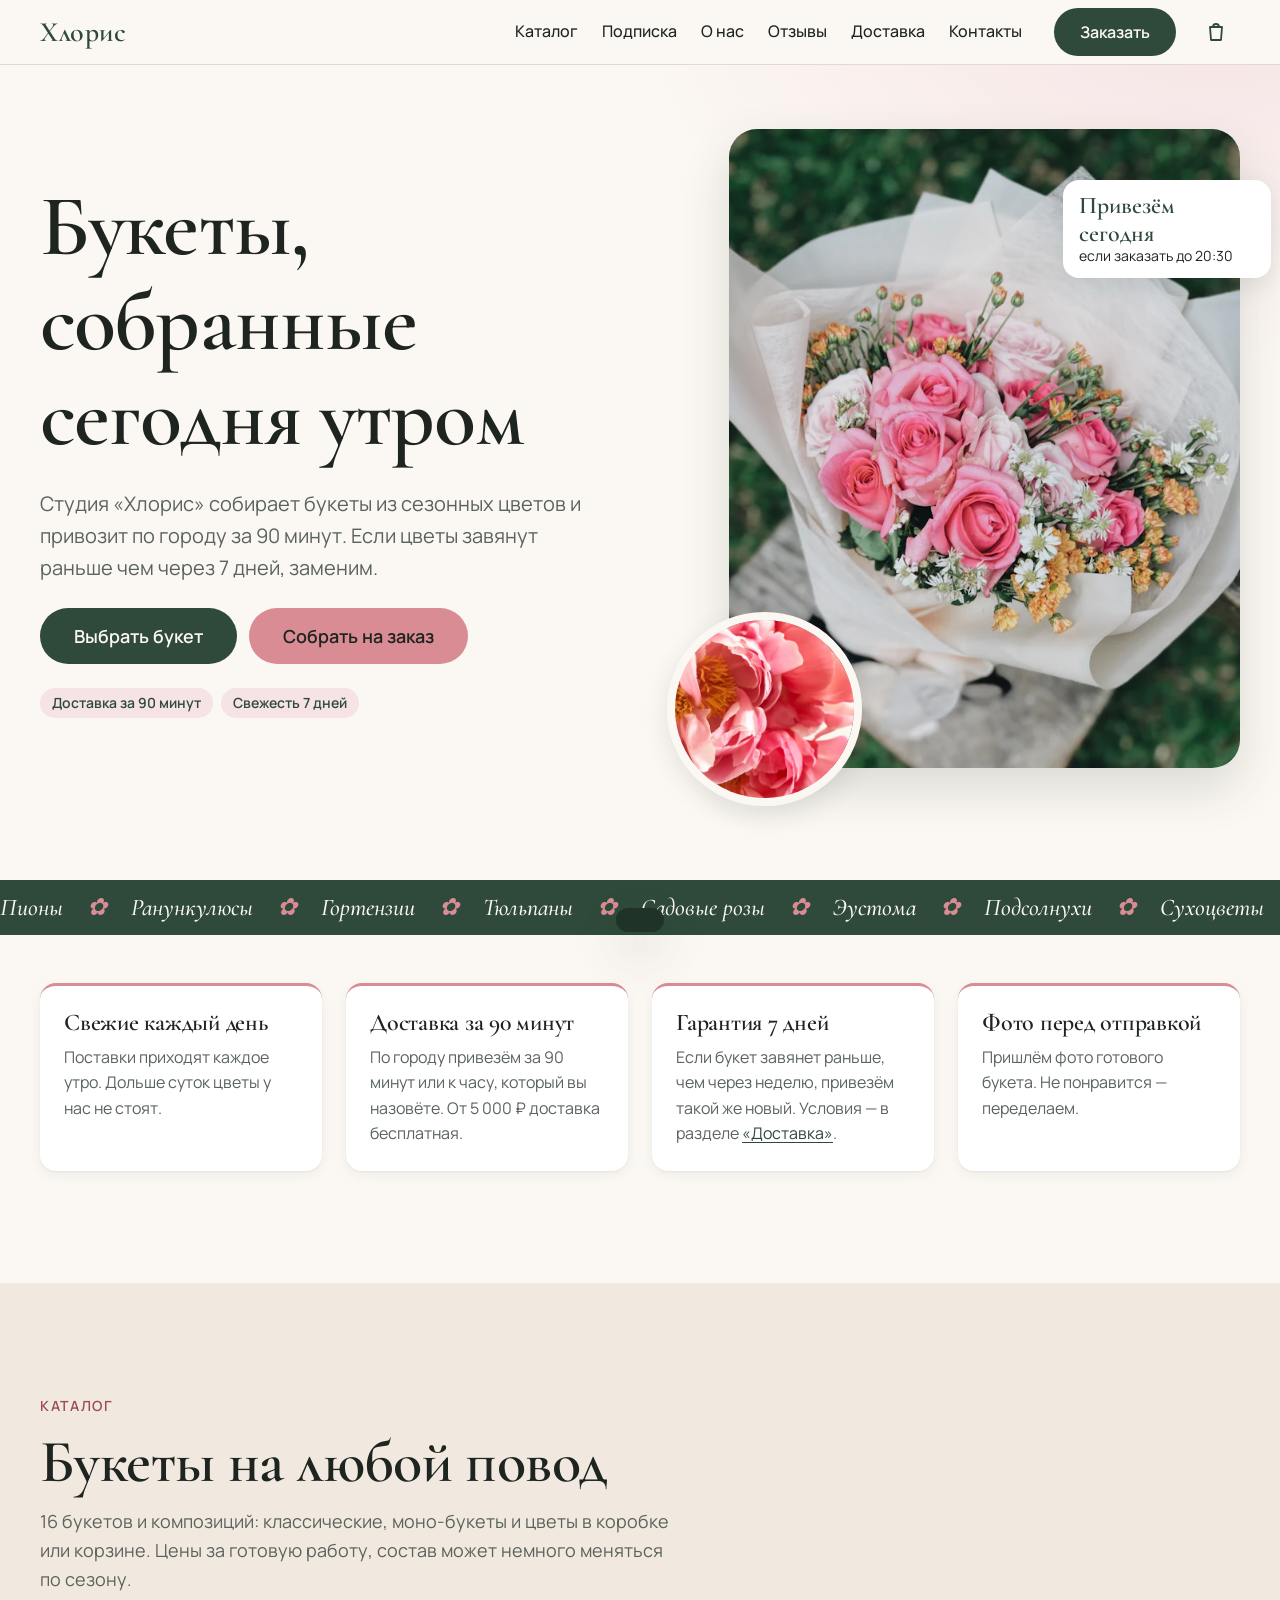
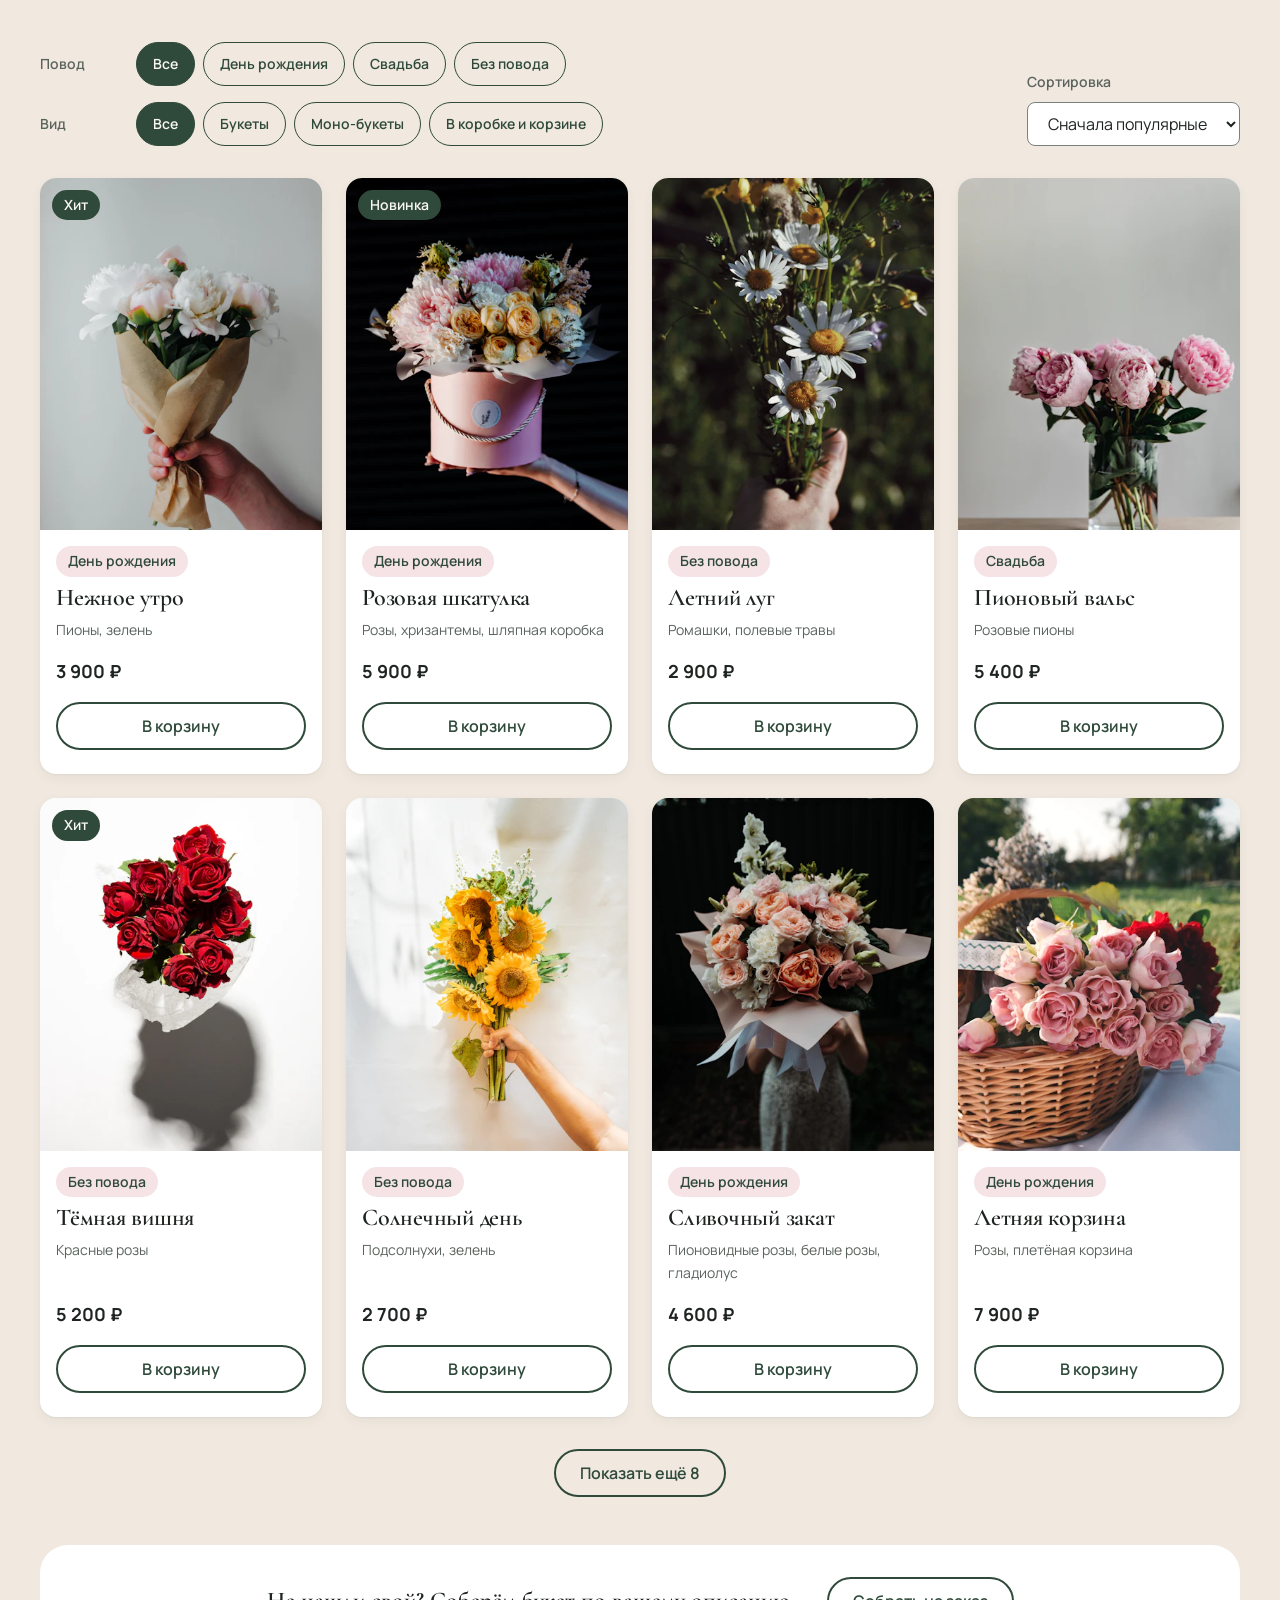
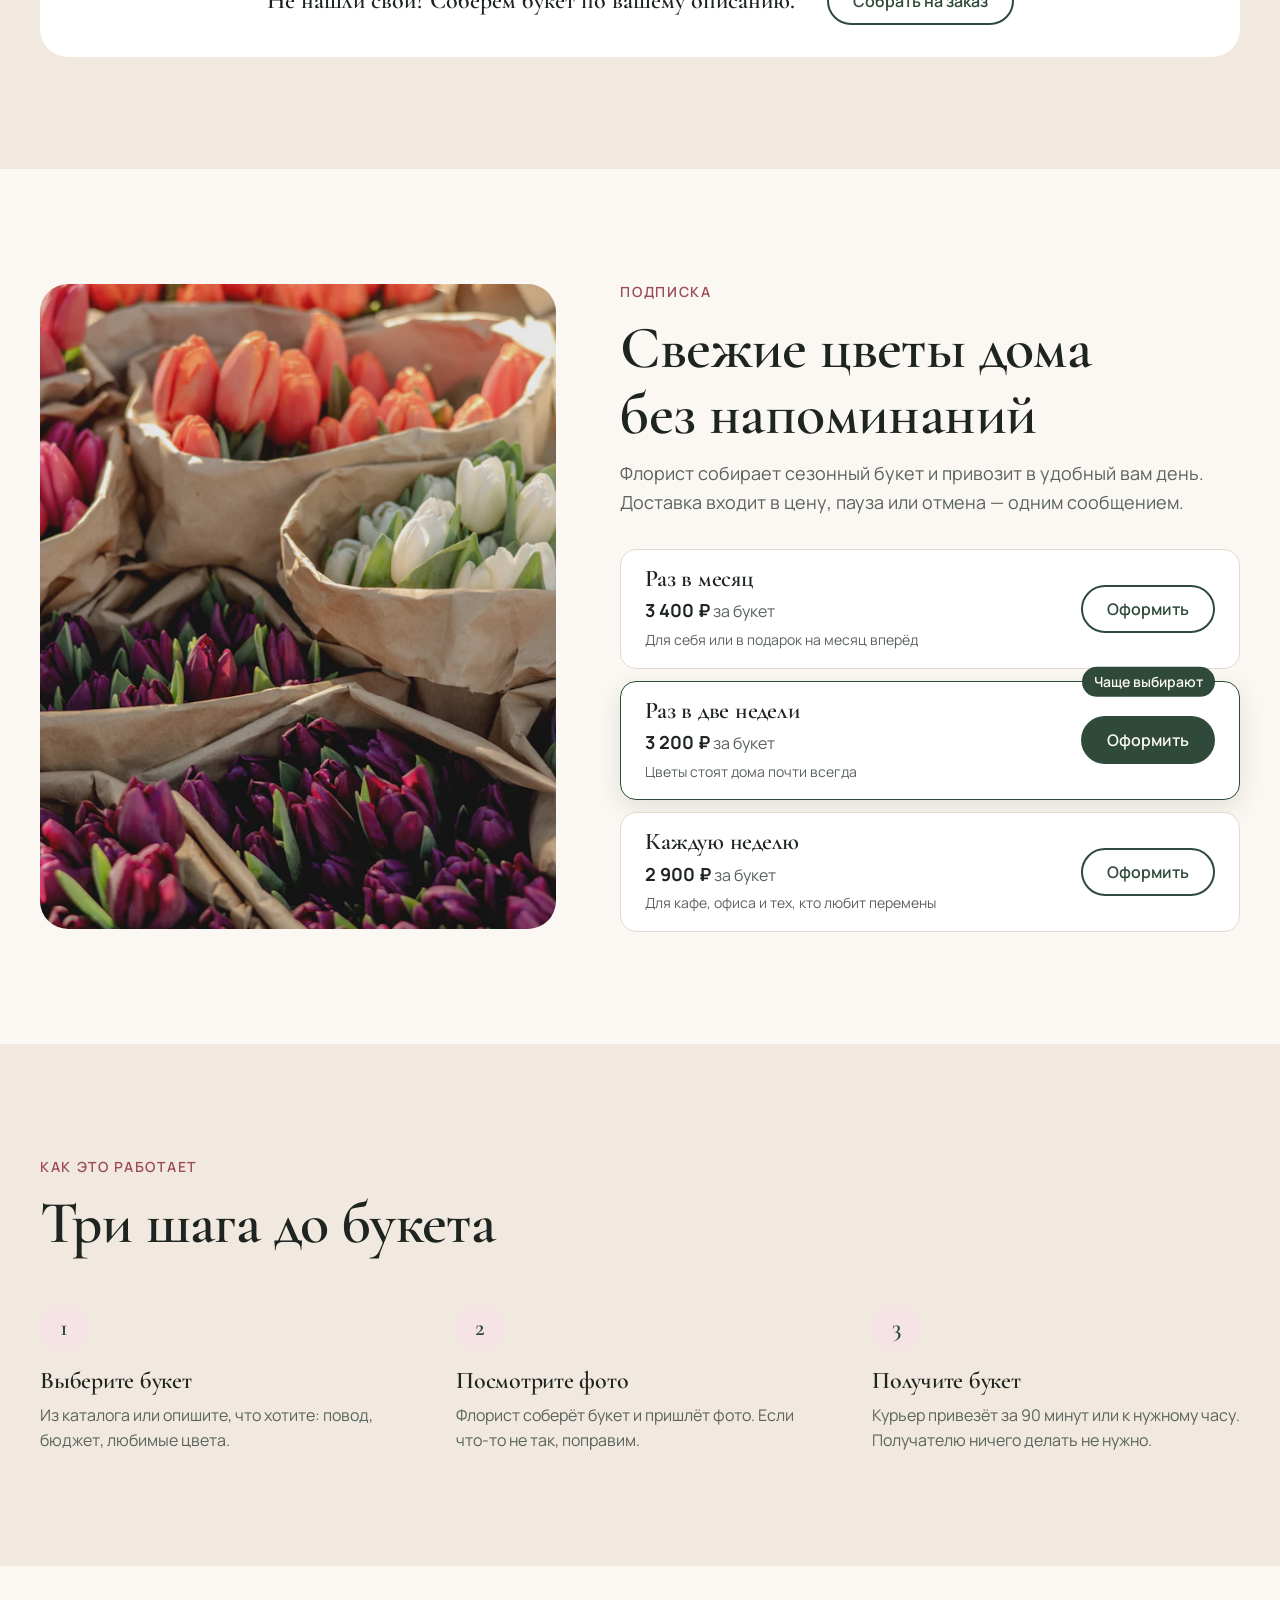
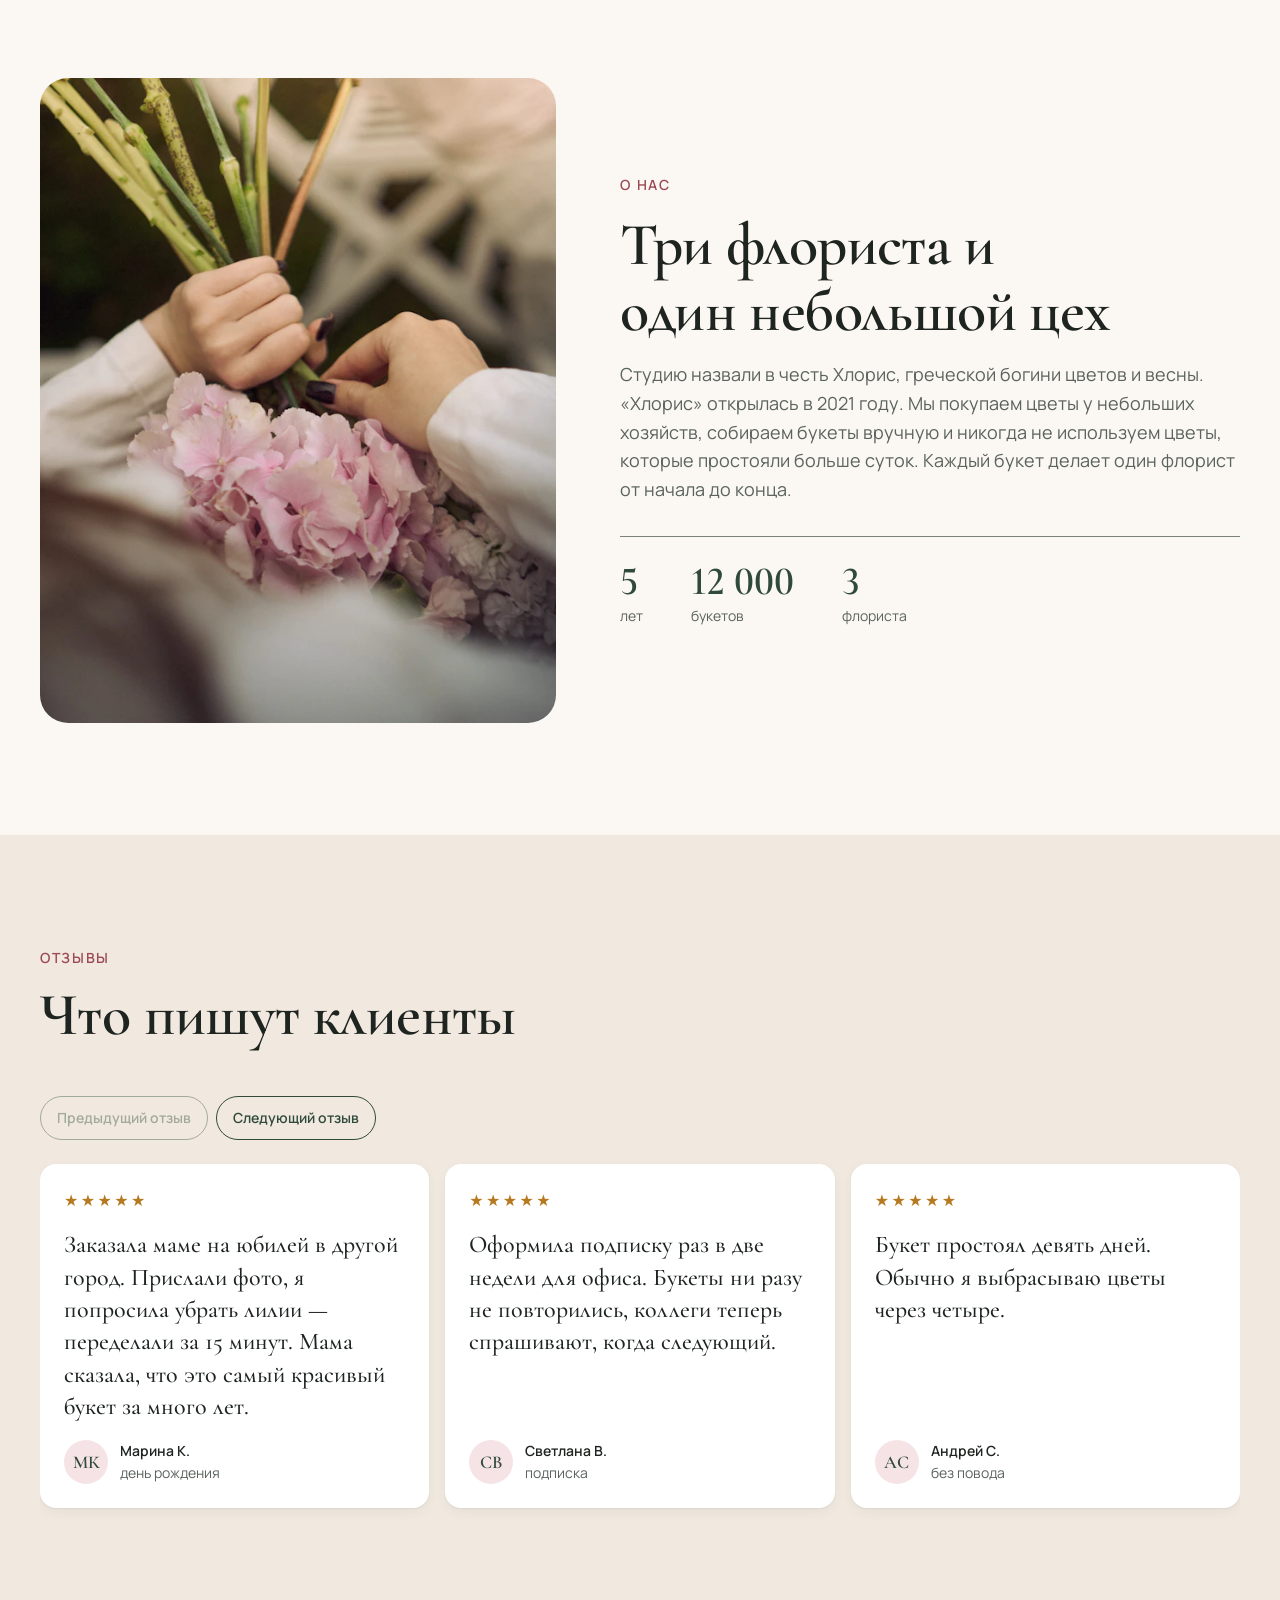
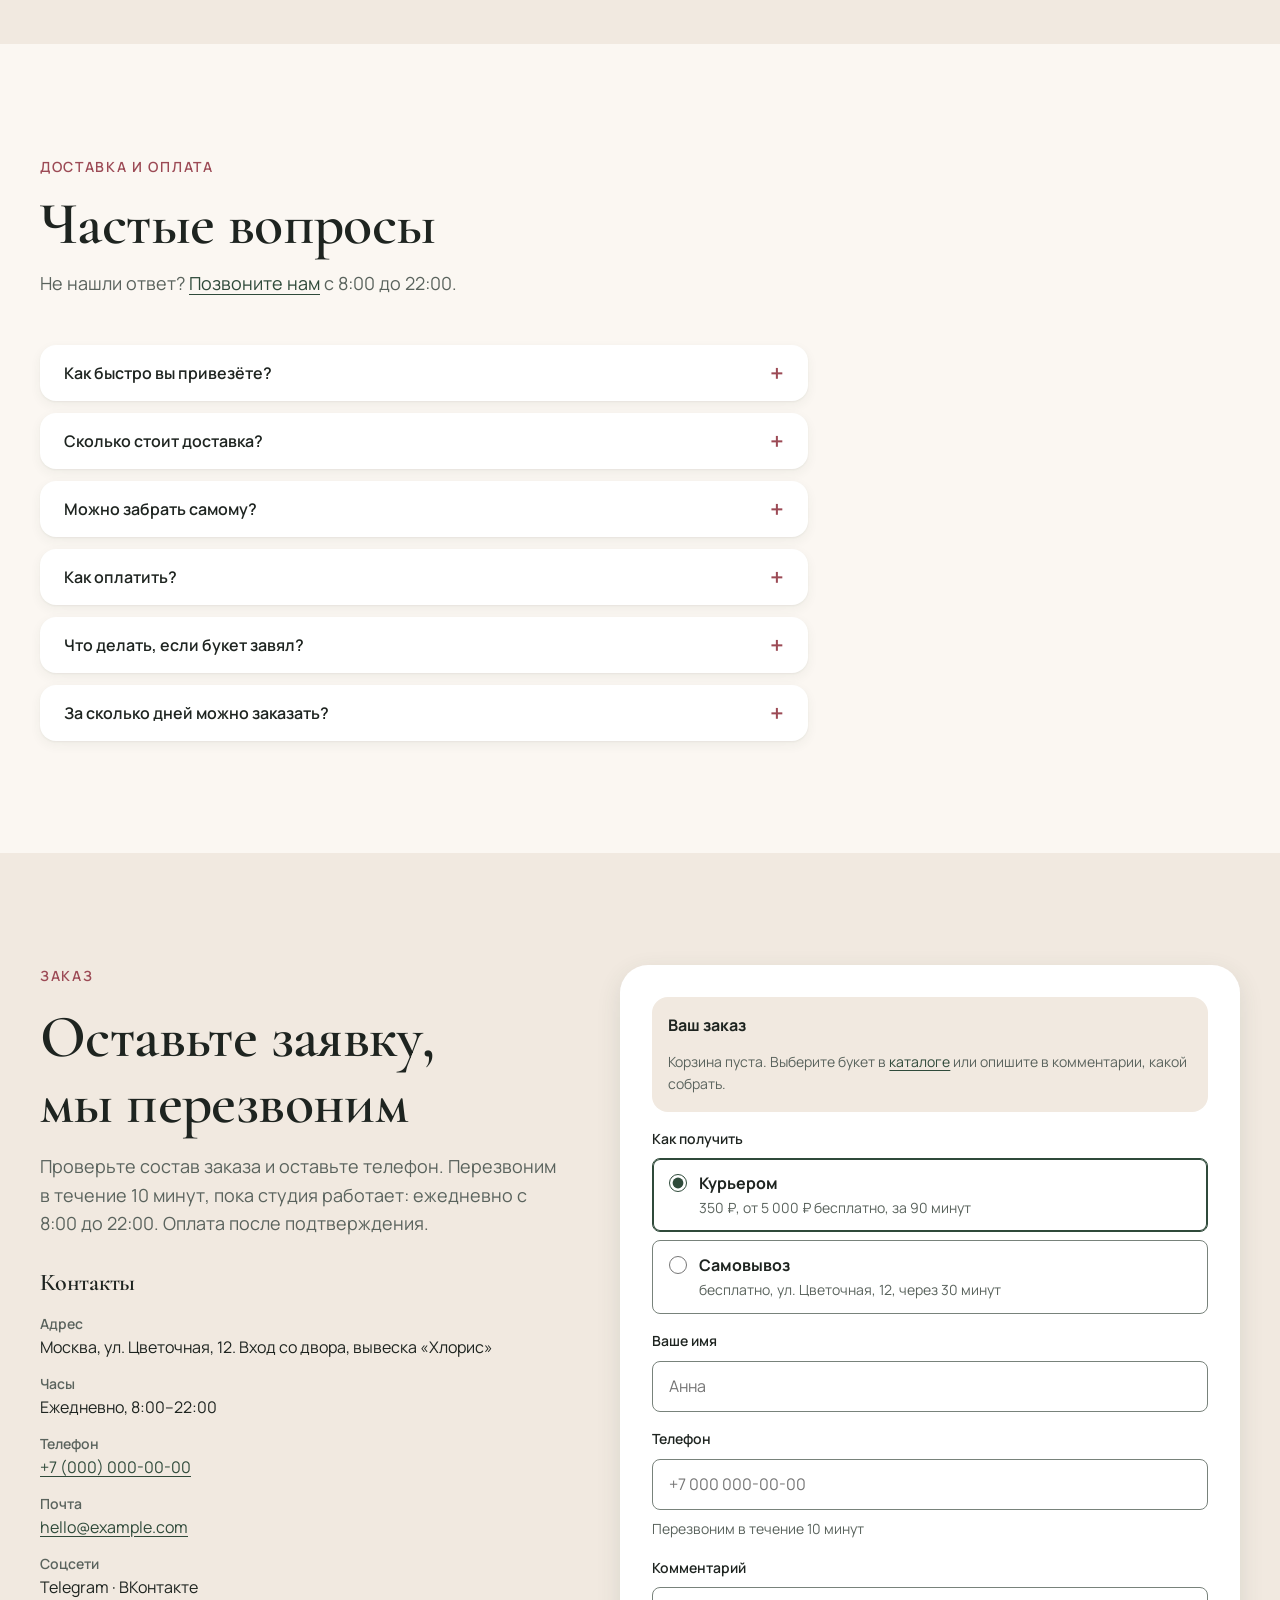
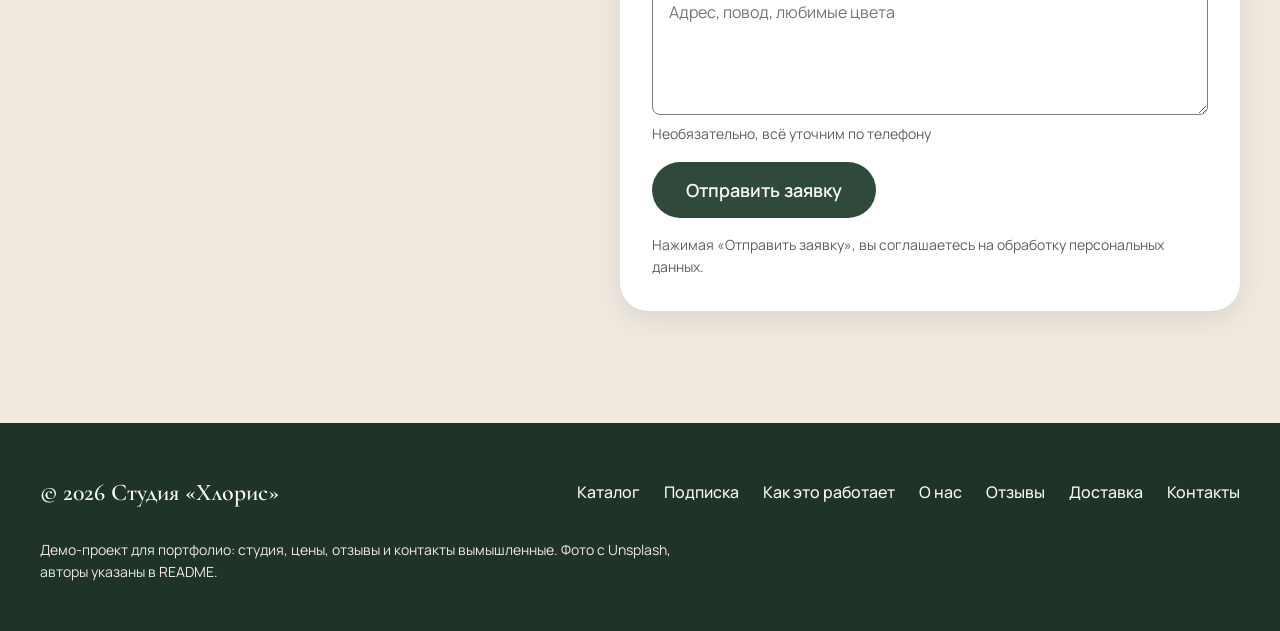
<file: index.html>
<!doctype html>
<html lang="ru">
<head>
  <meta charset="utf-8">
  <meta name="viewport" content="width=device-width, initial-scale=1">
  <title>Хлорис — свежие букеты с доставкой за 90 минут</title>
  <meta name="description" content="Студия цветов «Хлорис»: букеты из сезонных цветов, доставка по городу за 90 минут, гарантия свежести 7 дней. Выберите букет или соберём на заказ.">
  <meta name="theme-color" content="#FBF7F2">
  <meta property="og:type" content="website">
  <meta property="og:locale" content="ru_RU">
  <meta property="og:title" content="Хлорис — свежие букеты с доставкой за 90 минут">
  <meta property="og:description" content="Букеты из сезонных цветов, доставка за 90 минут, гарантия свежести 7 дней.">
  <meta property="og:url" content="https://grozeser.github.io/chloris-flower-landing/">
  <meta property="og:image" content="https://grozeser.github.io/chloris-flower-landing/img/og.jpg">
  <meta property="og:image:width" content="1200">
  <meta property="og:image:height" content="630">
  <meta property="og:image:alt" content="Букет из розовых роз в светлой упаковке">
  <meta name="twitter:card" content="summary_large_image">
  <link rel="icon" href="data:image/svg+xml,%3Csvg xmlns='http://www.w3.org/2000/svg' viewBox='0 0 100 100'%3E%3Ctext y='.9em' font-size='90'%3E%F0%9F%8C%B8%3C/text%3E%3C/svg%3E">
  <script>document.documentElement.classList.add('js')</script>
  <link rel="preload" href="fonts/cormorant-cyrillic.woff2" as="font" type="font/woff2" crossorigin>
  <link rel="preload" href="fonts/manrope-cyrillic.woff2" as="font" type="font/woff2" crossorigin>
  <link rel="stylesheet" href="css/style.css">
  <script type="application/ld+json">
  {
    "@context": "https://schema.org",
    "@type": "FlowerShop",
    "name": "Хлорис",
    "description": "Студия цветов: букеты из сезонных цветов, доставка по городу за 90 минут.",
    "address": {
      "@type": "PostalAddress",
      "streetAddress": "ул. Цветочная, 12",
      "addressLocality": "Москва",
      "addressCountry": "RU"
    },
    "telephone": "+7-000-000-00-00",
    "email": "hello@example.com",
    "openingHours": "Mo-Su 08:00-22:00",
    "priceRange": "2200–7900 ₽"
  }
  </script>
</head>
<body>
  <a class="skip-link" href="#main">К содержимому</a>

  <header class="site-header">
    <div class="container site-header__inner">
      <a class="logo" href="#top">Хлорис</a>
      <button class="nav-toggle js-only" type="button" aria-expanded="false" aria-controls="menu">
        <span class="sr-only">Открыть меню</span>
        <span class="nav-toggle__icon" aria-hidden="true"></span>
      </button>
      <nav class="nav" id="menu" aria-label="Основное меню">
        <ul class="nav__list">
          <li><a href="#catalog">Каталог</a></li>
          <li><a href="#subscription">Подписка</a></li>
          <li><a href="#about">О нас</a></li>
          <li><a href="#reviews">Отзывы</a></li>
          <li><a href="#delivery">Доставка</a></li>
          <li><a href="#contacts">Контакты</a></li>
        </ul>
        <a class="btn btn--primary nav__cta" href="#order">Заказать</a>
      </nav>
      <button class="cart-btn js-only" type="button" aria-haspopup="dialog" aria-controls="cart" aria-label="Корзина, пусто" data-open-cart>
        <svg viewBox="0 0 24 24" width="24" height="24" fill="none" stroke="currentColor" stroke-width="1.8" stroke-linecap="round" stroke-linejoin="round" aria-hidden="true"><path d="M6 7h12l-1 13H7L6 7Z"/><path d="M9 7a3 3 0 0 1 6 0"/></svg>
        <span class="cart-btn__count" data-cart-count hidden>0</span>
      </button>
    </div>
  </header>

  <main id="main">
    <section class="hero" id="top" aria-labelledby="hero-title">
      <div class="container hero__inner">
        <div class="hero__content">
          <h1 class="hero__title" id="hero-title">Букеты, собранные сегодня утром</h1>
          <p class="lead hero__lead">Студия «Хлорис» собирает букеты из сезонных цветов и привозит по городу за 90 минут. Если цветы завянут раньше чем через 7 дней, заменим.</p>
          <div class="hero__actions">
            <a class="btn btn--primary btn--lg" href="#catalog">Выбрать букет</a>
            <a class="btn btn--accent btn--lg" href="#order">Собрать на заказ</a>
          </div>
          <ul class="hero__badges">
            <li class="badge">Доставка за 90 минут</li>
            <li class="badge">Свежесть 7 дней</li>
          </ul>
        </div>
        <div class="hero__media">
          <picture>
            <!-- на телефоне фото квадратное: отдаём уже обрезанный файл, а не 4:5 -->
            <source media="(max-width: 767px)" srcset="img/hero-sq-480.webp 480w, img/hero-sq-720.webp 720w" sizes="calc(100vw - 32px)">
            <img class="hero__image" src="img/hero-1200.webp" srcset="img/hero-640.webp 640w, img/hero-800.webp 800w, img/hero-1200.webp 1200w" sizes="(min-width: 1024px) 540px, 100vw" width="1200" height="1500" fetchpriority="high" alt="Букет из розовых роз и мелких белых и оранжевых цветов в светлой упаковке">
          </picture>
          <img class="hero__inset" src="img/hero-inset-400.webp" srcset="img/hero-inset-200.webp 200w, img/hero-inset-400.webp 400w" sizes="(min-width: 1024px) 210px, 28vw" width="400" height="400" alt="">
          <p class="hero__note"><strong>Привезём сегодня</strong> если заказать до 20:30</p>
        </div>
      </div>
    </section>

    <div class="ticker" aria-hidden="true">
      <div class="ticker__track">
        <span>Пионы</span><span>Ранункулюсы</span><span>Гортензии</span><span>Тюльпаны</span><span>Садовые розы</span><span>Эустома</span><span>Подсолнухи</span><span>Сухоцветы</span>
        <span>Пионы</span><span>Ранункулюсы</span><span>Гортензии</span><span>Тюльпаны</span><span>Садовые розы</span><span>Эустома</span><span>Подсолнухи</span><span>Сухоцветы</span>
      </div>
    </div>

    <section class="section" id="benefits" aria-labelledby="benefits-title">
      <div class="container">
        <h2 class="sr-only" id="benefits-title">Преимущества</h2>
        <ul class="benefits">
          <li class="benefit">
            <h3 class="benefit__title">Свежие каждый день</h3>
            <p>Поставки приходят каждое утро. Дольше суток цветы у нас не стоят.</p>
          </li>
          <li class="benefit">
            <h3 class="benefit__title">Доставка за 90 минут</h3>
            <p>По городу привезём за 90 минут или к часу, который вы назовёте. От 5&nbsp;000&nbsp;₽ доставка бесплатная.</p>
          </li>
          <li class="benefit">
            <h3 class="benefit__title">Гарантия 7 дней</h3>
            <p>Если букет завянет раньше, чем через неделю, привезём такой же новый. Условия — в разделе <a href="#delivery">«Доставка»</a>.</p>
          </li>
          <li class="benefit">
            <h3 class="benefit__title">Фото перед отправкой</h3>
            <p>Пришлём фото готового букета. Не понравится — переделаем.</p>
          </li>
        </ul>
      </div>
    </section>

    <section class="section section--alt" id="catalog" aria-labelledby="catalog-title">
      <div class="container">
        <div class="section__head">
          <p class="eyebrow">Каталог</p>
          <h2 id="catalog-title">Букеты на любой повод</h2>
          <p class="lead">16 букетов и композиций: классические, моно-букеты и цветы в коробке или корзине. Цены за готовую работу, состав может немного меняться по сезону.</p>
        </div>

        <div class="catalog__tools js-only">
          <div class="filter" role="group" aria-labelledby="filter-occasion">
            <span class="filter__label" id="filter-occasion">Повод</span>
            <button class="filter__btn" type="button" data-group="occasion" data-value="all" aria-pressed="true">Все</button>
            <button class="filter__btn" type="button" data-group="occasion" data-value="birthday" aria-pressed="false">День рождения</button>
            <button class="filter__btn" type="button" data-group="occasion" data-value="wedding" aria-pressed="false">Свадьба</button>
            <button class="filter__btn" type="button" data-group="occasion" data-value="anytime" aria-pressed="false">Без повода</button>
          </div>
          <div class="filter" role="group" aria-labelledby="filter-type">
            <span class="filter__label" id="filter-type">Вид</span>
            <button class="filter__btn" type="button" data-group="type" data-value="all" aria-pressed="true">Все</button>
            <button class="filter__btn" type="button" data-group="type" data-value="bouquet" aria-pressed="false">Букеты</button>
            <button class="filter__btn" type="button" data-group="type" data-value="mono" aria-pressed="false">Моно-букеты</button>
            <button class="filter__btn" type="button" data-group="type" data-value="box" aria-pressed="false">В коробке и корзине</button>
          </div>
          <label class="sort">
            <span class="filter__label">Сортировка</span>
            <select class="field__input sort__select" data-sort>
              <option value="popular">Сначала популярные</option>
              <option value="asc">Сначала дешевле</option>
              <option value="desc">Сначала дороже</option>
            </select>
          </label>
        </div>

        <ul class="catalog">
          <li class="catalog__item" data-product="nezhnoe-utro" data-name="Нежное утро" data-price="3900" data-occasion="birthday" data-type="mono">
            <article class="card card--lift">
              <img class="card__media" src="img/bouquet-1-800.webp" srcset="img/bouquet-1-400.webp 400w, img/bouquet-1-800.webp 800w" sizes="(min-width: 1024px) 290px, (min-width: 768px) 33vw, 50vw" width="800" height="1000" loading="lazy" alt="Букет «Нежное утро»: белые пионы в крафтовой бумаге">
              <div class="card__body">
                <p class="card__badges"><span class="badge">День рождения</span> <span class="badge badge--solid">Хит</span></p>
                <h3 class="card__title">Нежное утро</h3>
                <p class="card__text">Пионы, зелень</p>
                <p class="card__price">3&nbsp;900&nbsp;₽</p>
                <button class="btn btn--secondary js-only" type="button" data-add aria-label="В корзину: «Нежное утро»">В корзину</button>
                <a class="btn btn--secondary nojs-only" href="#order">Заказать</a>
              </div>
            </article>
          </li>
          <li class="catalog__item" data-product="rozovaya-shkatulka" data-name="Розовая шкатулка" data-price="5900" data-occasion="birthday" data-type="box">
            <article class="card card--lift">
              <img class="card__media" src="img/bouquet-9-800.webp" srcset="img/bouquet-9-400.webp 400w, img/bouquet-9-800.webp 800w" sizes="(min-width: 1024px) 290px, (min-width: 768px) 33vw, 50vw" width="800" height="1000" loading="lazy" alt="Композиция «Розовая шкатулка»: кремовые и розовые розы в розовой шляпной коробке">
              <div class="card__body">
                <p class="card__badges"><span class="badge">День рождения</span> <span class="badge badge--solid">Новинка</span></p>
                <h3 class="card__title">Розовая шкатулка</h3>
                <p class="card__text">Розы, хризантемы, шляпная коробка</p>
                <p class="card__price">5&nbsp;900&nbsp;₽</p>
                <button class="btn btn--secondary js-only" type="button" data-add aria-label="В корзину: «Розовая шкатулка»">В корзину</button>
                <a class="btn btn--secondary nojs-only" href="#order">Заказать</a>
              </div>
            </article>
          </li>
          <li class="catalog__item" data-product="letniy-lug" data-name="Летний луг" data-price="2900" data-occasion="anytime" data-type="bouquet">
            <article class="card card--lift">
              <img class="card__media" src="img/bouquet-2-800.webp" srcset="img/bouquet-2-400.webp 400w, img/bouquet-2-800.webp 800w" sizes="(min-width: 1024px) 290px, (min-width: 768px) 33vw, 50vw" width="800" height="1000" loading="lazy" alt="Букет «Летний луг»: ромашки и полевые травы">
              <div class="card__body">
                <p class="card__badges"><span class="badge">Без повода</span></p>
                <h3 class="card__title">Летний луг</h3>
                <p class="card__text">Ромашки, полевые травы</p>
                <p class="card__price">2&nbsp;900&nbsp;₽</p>
                <button class="btn btn--secondary js-only" type="button" data-add aria-label="В корзину: «Летний луг»">В корзину</button>
                <a class="btn btn--secondary nojs-only" href="#order">Заказать</a>
              </div>
            </article>
          </li>
          <li class="catalog__item" data-product="pionovy-vals" data-name="Пионовый вальс" data-price="5400" data-occasion="wedding" data-type="mono">
            <article class="card card--lift">
              <img class="card__media" src="img/bouquet-13-800.webp" srcset="img/bouquet-13-400.webp 400w, img/bouquet-13-800.webp 800w" sizes="(min-width: 1024px) 290px, (min-width: 768px) 33vw, 50vw" width="800" height="1000" loading="lazy" alt="Букет «Пионовый вальс»: розовые пионы в стеклянной вазе">
              <div class="card__body">
                <p class="card__badges"><span class="badge">Свадьба</span></p>
                <h3 class="card__title">Пионовый вальс</h3>
                <p class="card__text">Розовые пионы</p>
                <p class="card__price">5&nbsp;400&nbsp;₽</p>
                <button class="btn btn--secondary js-only" type="button" data-add aria-label="В корзину: «Пионовый вальс»">В корзину</button>
                <a class="btn btn--secondary nojs-only" href="#order">Заказать</a>
              </div>
            </article>
          </li>
          <li class="catalog__item" data-product="temnaya-vishnya" data-name="Тёмная вишня" data-price="5200" data-occasion="anytime" data-type="mono">
            <article class="card card--lift">
              <img class="card__media" src="img/bouquet-5-800.webp" srcset="img/bouquet-5-400.webp 400w, img/bouquet-5-800.webp 800w" sizes="(min-width: 1024px) 290px, (min-width: 768px) 33vw, 50vw" width="800" height="1000" loading="lazy" alt="Букет «Тёмная вишня»: тёмно-красные розы в прозрачной упаковке">
              <div class="card__body">
                <p class="card__badges"><span class="badge">Без повода</span> <span class="badge badge--solid">Хит</span></p>
                <h3 class="card__title">Тёмная вишня</h3>
                <p class="card__text">Красные розы</p>
                <p class="card__price">5&nbsp;200&nbsp;₽</p>
                <button class="btn btn--secondary js-only" type="button" data-add aria-label="В корзину: «Тёмная вишня»">В корзину</button>
                <a class="btn btn--secondary nojs-only" href="#order">Заказать</a>
              </div>
            </article>
          </li>
          <li class="catalog__item" data-product="solnechny-den" data-name="Солнечный день" data-price="2700" data-occasion="anytime" data-type="mono">
            <article class="card card--lift">
              <img class="card__media" src="img/bouquet-11-800.webp" srcset="img/bouquet-11-400.webp 400w, img/bouquet-11-800.webp 800w" sizes="(min-width: 1024px) 290px, (min-width: 768px) 33vw, 50vw" width="800" height="1000" loading="lazy" alt="Букет «Солнечный день»: подсолнухи с зеленью в руке">
              <div class="card__body">
                <p class="card__badges"><span class="badge">Без повода</span></p>
                <h3 class="card__title">Солнечный день</h3>
                <p class="card__text">Подсолнухи, зелень</p>
                <p class="card__price">2&nbsp;700&nbsp;₽</p>
                <button class="btn btn--secondary js-only" type="button" data-add aria-label="В корзину: «Солнечный день»">В корзину</button>
                <a class="btn btn--secondary nojs-only" href="#order">Заказать</a>
              </div>
            </article>
          </li>
          <li class="catalog__item" data-product="slivochny-zakat" data-name="Сливочный закат" data-price="4600" data-occasion="birthday" data-type="bouquet">
            <article class="card card--lift">
              <img class="card__media" src="img/bouquet-4-800.webp" srcset="img/bouquet-4-400.webp 400w, img/bouquet-4-800.webp 800w" sizes="(min-width: 1024px) 290px, (min-width: 768px) 33vw, 50vw" width="800" height="1000" loading="lazy" alt="Букет «Сливочный закат»: персиковые пионовидные розы, белые розы и гладиолусы">
              <div class="card__body">
                <p class="card__badges"><span class="badge">День рождения</span></p>
                <h3 class="card__title">Сливочный закат</h3>
                <p class="card__text">Пионовидные розы, белые розы, гладиолус</p>
                <p class="card__price">4&nbsp;600&nbsp;₽</p>
                <button class="btn btn--secondary js-only" type="button" data-add aria-label="В корзину: «Сливочный закат»">В корзину</button>
                <a class="btn btn--secondary nojs-only" href="#order">Заказать</a>
              </div>
            </article>
          </li>
          <li class="catalog__item" data-product="letnyaya-korzina" data-name="Летняя корзина" data-price="7900" data-occasion="birthday" data-type="box">
            <article class="card card--lift">
              <img class="card__media" src="img/bouquet-14-800.webp" srcset="img/bouquet-14-400.webp 400w, img/bouquet-14-800.webp 800w" sizes="(min-width: 1024px) 290px, (min-width: 768px) 33vw, 50vw" width="800" height="1000" loading="lazy" alt="Корзина «Летняя корзина»: розовые и красные розы в плетёной корзине">
              <div class="card__body">
                <p class="card__badges"><span class="badge">День рождения</span></p>
                <h3 class="card__title">Летняя корзина</h3>
                <p class="card__text">Розы, плетёная корзина</p>
                <p class="card__price">7&nbsp;900&nbsp;₽</p>
                <button class="btn btn--secondary js-only" type="button" data-add aria-label="В корзину: «Летняя корзина»">В корзину</button>
                <a class="btn btn--secondary nojs-only" href="#order">Заказать</a>
              </div>
            </article>
          </li>
          <li class="catalog__item" data-product="pudrovy-vecher" data-name="Пудровый вечер" data-price="3400" data-occasion="birthday" data-type="bouquet">
            <article class="card card--lift">
              <img class="card__media" src="img/bouquet-8-800.webp" srcset="img/bouquet-8-400.webp 400w, img/bouquet-8-800.webp 800w" sizes="(min-width: 1024px) 290px, (min-width: 768px) 33vw, 50vw" width="800" height="1000" loading="lazy" alt="Букет «Пудровый вечер»: розовые розы с гипсофилой в розовой упаковке">
              <div class="card__body">
                <p class="card__badges"><span class="badge">День рождения</span></p>
                <h3 class="card__title">Пудровый вечер</h3>
                <p class="card__text">Розовые розы, гипсофила</p>
                <p class="card__price">3&nbsp;400&nbsp;₽</p>
                <button class="btn btn--secondary js-only" type="button" data-add aria-label="В корзину: «Пудровый вечер»">В корзину</button>
                <a class="btn btn--secondary nojs-only" href="#order">Заказать</a>
              </div>
            </article>
          </li>
          <li class="catalog__item" data-product="vesennie-tyulpany" data-name="Весенние тюльпаны" data-price="2200" data-occasion="anytime" data-type="mono">
            <article class="card card--lift">
              <img class="card__media" src="img/bouquet-12-800.webp" srcset="img/bouquet-12-400.webp 400w, img/bouquet-12-800.webp 800w" sizes="(min-width: 1024px) 290px, (min-width: 768px) 33vw, 50vw" width="800" height="1000" loading="lazy" alt="Букет «Весенние тюльпаны»: розовые тюльпаны в стеклянной вазе">
              <div class="card__body">
                <p class="card__badges"><span class="badge">Без повода</span></p>
                <h3 class="card__title">Весенние тюльпаны</h3>
                <p class="card__text">15 розовых тюльпанов</p>
                <p class="card__price">2&nbsp;200&nbsp;₽</p>
                <button class="btn btn--secondary js-only" type="button" data-add aria-label="В корзину: «Весенние тюльпаны»">В корзину</button>
                <a class="btn btn--secondary nojs-only" href="#order">Заказать</a>
              </div>
            </article>
          </li>
          <li class="catalog__item" data-product="beloe-oblako" data-name="Белое облако" data-price="6500" data-occasion="wedding" data-type="mono">
            <article class="card card--lift">
              <img class="card__media" src="img/bouquet-3-800.webp" srcset="img/bouquet-3-400.webp 400w, img/bouquet-3-800.webp 800w" sizes="(min-width: 1024px) 290px, (min-width: 768px) 33vw, 50vw" width="800" height="1000" loading="lazy" alt="Букет «Белое облако»: белая гортензия в жестяной кружке">
              <div class="card__body">
                <p class="card__badges"><span class="badge">Свадьба</span></p>
                <h3 class="card__title">Белое облако</h3>
                <p class="card__text">Белая гортензия</p>
                <p class="card__price">6&nbsp;500&nbsp;₽</p>
                <button class="btn btn--secondary js-only" type="button" data-add aria-label="В корзину: «Белое облако»">В корзину</button>
                <a class="btn btn--secondary nojs-only" href="#order">Заказать</a>
              </div>
            </article>
          </li>
          <li class="catalog__item" data-product="sad-v-korobke" data-name="Сад в коробке" data-price="6800" data-occasion="anytime" data-type="box">
            <article class="card card--lift">
              <img class="card__media" src="img/bouquet-10-800.webp" srcset="img/bouquet-10-400.webp 400w, img/bouquet-10-800.webp 800w" sizes="(min-width: 1024px) 290px, (min-width: 768px) 33vw, 50vw" width="800" height="1000" loading="lazy" alt="Композиция «Сад в коробке»: лиловые и розовые садовые розы с зеленью в чёрной коробке">
              <div class="card__body">
                <p class="card__badges"><span class="badge">Без повода</span></p>
                <h3 class="card__title">Сад в коробке</h3>
                <p class="card__text">Садовые розы, эвкалипт, коробка</p>
                <p class="card__price">6&nbsp;800&nbsp;₽</p>
                <button class="btn btn--secondary js-only" type="button" data-add aria-label="В корзину: «Сад в коробке»">В корзину</button>
                <a class="btn btn--secondary nojs-only" href="#order">Заказать</a>
              </div>
            </article>
          </li>
          <li class="catalog__item" data-product="perviy-sneg" data-name="Первый снег" data-price="7800" data-occasion="wedding" data-type="bouquet">
            <article class="card card--lift">
              <img class="card__media" src="img/bouquet-6-800.webp" srcset="img/bouquet-6-400.webp 400w, img/bouquet-6-800.webp 800w" sizes="(min-width: 1024px) 290px, (min-width: 768px) 33vw, 50vw" width="800" height="1000" loading="lazy" alt="Букет «Первый снег»: каскадный свадебный букет из белых роз и зелени">
              <div class="card__body">
                <p class="card__badges"><span class="badge">Свадьба</span></p>
                <h3 class="card__title">Первый снег</h3>
                <p class="card__text">Белые розы, зелень, каскад</p>
                <p class="card__price">7&nbsp;800&nbsp;₽</p>
                <button class="btn btn--secondary js-only" type="button" data-add aria-label="В корзину: «Первый снег»">В корзину</button>
                <a class="btn btn--secondary nojs-only" href="#order">Заказать</a>
              </div>
            </article>
          </li>
          <li class="catalog__item" data-product="vechny-iyul" data-name="Вечный июль" data-price="3200" data-occasion="anytime" data-type="bouquet">
            <article class="card card--lift">
              <img class="card__media" src="img/bouquet-15-800.webp" srcset="img/bouquet-15-400.webp 400w, img/bouquet-15-800.webp 800w" sizes="(min-width: 1024px) 290px, (min-width: 768px) 33vw, 50vw" width="800" height="1000" loading="lazy" alt="Букет «Вечный июль»: сухоцветы в белой бумаге с лентой">
              <div class="card__body">
                <p class="card__badges"><span class="badge">Без повода</span> <span class="badge badge--solid">Новинка</span></p>
                <h3 class="card__title">Вечный июль</h3>
                <p class="card__text">Сухоцветы, стоит до года</p>
                <p class="card__price">3&nbsp;200&nbsp;₽</p>
                <button class="btn btn--secondary js-only" type="button" data-add aria-label="В корзину: «Вечный июль»">В корзину</button>
                <a class="btn btn--secondary nojs-only" href="#order">Заказать</a>
              </div>
            </article>
          </li>
          <li class="catalog__item" data-product="limonny-chay" data-name="Лимонный чай" data-price="4300" data-occasion="anytime" data-type="box">
            <article class="card card--lift">
              <img class="card__media" src="img/bouquet-7-800.webp" srcset="img/bouquet-7-400.webp 400w, img/bouquet-7-800.webp 800w" sizes="(min-width: 1024px) 290px, (min-width: 768px) 33vw, 50vw" width="800" height="1000" loading="lazy" alt="Композиция «Лимонный чай»: кремовые розы с зеленью в шляпной коробке">
              <div class="card__body">
                <p class="card__badges"><span class="badge">Без повода</span></p>
                <h3 class="card__title">Лимонный чай</h3>
                <p class="card__text">Кремовые розы, зелень, коробка</p>
                <p class="card__price">4&nbsp;300&nbsp;₽</p>
                <button class="btn btn--secondary js-only" type="button" data-add aria-label="В корзину: «Лимонный чай»">В корзину</button>
                <a class="btn btn--secondary nojs-only" href="#order">Заказать</a>
              </div>
            </article>
          </li>
          <li class="catalog__item" data-product="utrenniy-tuman" data-name="Утренний туман" data-price="4900" data-occasion="wedding" data-type="bouquet">
            <article class="card card--lift">
              <img class="card__media" src="img/bouquet-16-800.webp" srcset="img/bouquet-16-400.webp 400w, img/bouquet-16-800.webp 800w" sizes="(min-width: 1024px) 290px, (min-width: 768px) 33vw, 50vw" width="800" height="1000" loading="lazy" alt="Букет «Утренний туман»: белые розы с зеленью в руках">
              <div class="card__body">
                <p class="card__badges"><span class="badge">Свадьба</span></p>
                <h3 class="card__title">Утренний туман</h3>
                <p class="card__text">Белые розы, зелень</p>
                <p class="card__price">4&nbsp;900&nbsp;₽</p>
                <button class="btn btn--secondary js-only" type="button" data-add aria-label="В корзину: «Утренний туман»">В корзину</button>
                <a class="btn btn--secondary nojs-only" href="#order">Заказать</a>
              </div>
            </article>
          </li>
        </ul>
        <p class="sr-only" role="status" data-catalog-status></p>
        <p class="catalog__empty" hidden>С такими условиями букетов пока нет. Снимите один из фильтров или опишите, что хотите, в заявке.</p>
        <div class="catalog__more js-only">
          <button class="btn btn--secondary" type="button" data-more hidden>Показать ещё</button>
        </div>

        <div class="catalog__custom">
          <p class="catalog__custom-text">Не нашли свой? Соберём букет по вашему описанию.</p>
          <a class="btn btn--secondary" href="#order">Собрать на заказ</a>
        </div>
      </div>
    </section>

    <section class="section" id="subscription" aria-labelledby="subscription-title">
      <div class="container subscription">
        <img class="subscription__image" src="img/subscription-1000.webp" srcset="img/subscription-600.webp 600w, img/subscription-1000.webp 1000w" sizes="(min-width: 1024px) 40vw, 100vw" width="1000" height="1250" loading="lazy" alt="Тюльпаны разных цветов в крафтовых пакетах на цветочном рынке">
        <div class="subscription__content">
          <div class="section__head">
            <p class="eyebrow">Подписка</p>
            <h2 id="subscription-title">Свежие цветы дома без напоминаний</h2>
            <p class="lead">Флорист собирает сезонный букет и привозит в удобный вам день. Доставка входит в цену, пауза или отмена — одним сообщением.</p>
          </div>
          <ul class="plans">
            <li class="plan">
              <h3 class="plan__title">Раз в месяц</h3>
              <p class="plan__price"><strong>3&nbsp;400&nbsp;₽</strong> за букет</p>
              <p class="plan__text">Для себя или в подарок на месяц вперёд</p>
              <a class="btn btn--secondary" href="#order" data-plan="Раз в месяц — 3 400 ₽ за букет" aria-label="Оформить подписку «Раз в месяц»">Оформить</a>
            </li>
            <li class="plan plan--featured">
              <span class="badge badge--solid plan__badge">Чаще выбирают</span>
              <h3 class="plan__title">Раз в две недели</h3>
              <p class="plan__price"><strong>3&nbsp;200&nbsp;₽</strong> за букет</p>
              <p class="plan__text">Цветы стоят дома почти всегда</p>
              <a class="btn btn--primary" href="#order" data-plan="Раз в две недели — 3 200 ₽ за букет" aria-label="Оформить подписку «Раз в две недели»">Оформить</a>
            </li>
            <li class="plan">
              <h3 class="plan__title">Каждую неделю</h3>
              <p class="plan__price"><strong>2&nbsp;900&nbsp;₽</strong> за букет</p>
              <p class="plan__text">Для кафе, офиса и тех, кто любит перемены</p>
              <a class="btn btn--secondary" href="#order" data-plan="Каждую неделю — 2 900 ₽ за букет" aria-label="Оформить подписку «Каждую неделю»">Оформить</a>
            </li>
          </ul>
        </div>
      </div>
    </section>

    <section class="section section--alt" id="how" aria-labelledby="how-title">
      <div class="container">
        <div class="section__head">
          <p class="eyebrow">Как это работает</p>
          <h2 id="how-title">Три шага до букета</h2>
        </div>
        <ol class="steps">
          <li class="step">
            <h3 class="step__title">Выберите букет</h3>
            <p>Из каталога или опишите, что хотите: повод, бюджет, любимые цвета.</p>
          </li>
          <li class="step">
            <h3 class="step__title">Посмотрите фото</h3>
            <p>Флорист соберёт букет и пришлёт фото. Если что-то не так, поправим.</p>
          </li>
          <li class="step">
            <h3 class="step__title">Получите букет</h3>
            <p>Курьер привезёт за 90 минут или к нужному часу. Получателю ничего делать не нужно.</p>
          </li>
        </ol>
      </div>
    </section>

    <section class="section" id="about" aria-labelledby="about-title">
      <div class="container about">
        <img class="about__image" src="img/about-1000.webp" srcset="img/about-600.webp 600w, img/about-1000.webp 1000w" sizes="(min-width: 768px) 45vw, 100vw" width="1000" height="1250" loading="lazy" alt="Флорист собирает букет с розовой гортензией">
        <div class="about__content">
          <p class="eyebrow">О нас</p>
          <h2 id="about-title">Три флориста и один небольшой цех</h2>
          <p class="lead">Студию назвали в честь Хлорис, греческой богини цветов и весны. «Хлорис» открылась в 2021 году. Мы покупаем цветы у небольших хозяйств, собираем букеты вручную и никогда не используем цветы, которые простояли больше суток. Каждый букет делает один флорист от начала до конца.</p>
          <ul class="stats">
            <li class="stat"><span class="stat__num">5</span> <span class="stat__label">лет</span></li>
            <li class="stat"><span class="stat__num">12&nbsp;000</span> <span class="stat__label">букетов</span></li>
            <li class="stat"><span class="stat__num">3</span> <span class="stat__label">флориста</span></li>
          </ul>
        </div>
      </div>
    </section>

    <section class="section section--alt" id="reviews" aria-labelledby="reviews-title">
      <div class="container">
        <div class="section__head">
          <p class="eyebrow">Отзывы</p>
          <h2 id="reviews-title">Что пишут клиенты</h2>
        </div>
        <div class="reviews__controls js-only">
          <button class="reviews__btn" type="button" data-dir="-1" aria-controls="reviews-list">Предыдущий отзыв</button>
          <button class="reviews__btn" type="button" data-dir="1" aria-controls="reviews-list">Следующий отзыв</button>
        </div>
        <div class="reviews" id="reviews-list" role="region" aria-label="Отзывы клиентов" tabindex="0">
          <ul class="reviews__list">
            <li class="reviews__item">
              <figure class="review">
                <p class="review__rating"><span aria-hidden="true">★★★★★</span><span class="sr-only">Оценка 5 из 5</span></p>
                <blockquote><p>Заказала маме на юбилей в другой город. Прислали фото, я попросила убрать лилии — переделали за 15 минут. Мама сказала, что это самый красивый букет за много лет.</p></blockquote>
                <figcaption class="review__author"><span class="avatar" aria-hidden="true">МК</span><span>Марина К.<span class="review__meta">день рождения</span></span></figcaption>
              </figure>
            </li>
            <li class="reviews__item">
              <figure class="review">
                <p class="review__rating"><span aria-hidden="true">★★★★★</span><span class="sr-only">Оценка 5 из 5</span></p>
                <blockquote><p>Оформила подписку раз в две недели для офиса. Букеты ни разу не повторились, коллеги теперь спрашивают, когда следующий.</p></blockquote>
                <figcaption class="review__author"><span class="avatar" aria-hidden="true">СВ</span><span>Светлана В.<span class="review__meta">подписка</span></span></figcaption>
              </figure>
            </li>
            <li class="reviews__item">
              <figure class="review">
                <p class="review__rating"><span aria-hidden="true">★★★★★</span><span class="sr-only">Оценка 5 из 5</span></p>
                <blockquote><p>Букет простоял девять дней. Обычно я выбрасываю цветы через четыре.</p></blockquote>
                <figcaption class="review__author"><span class="avatar" aria-hidden="true">АС</span><span>Андрей С.<span class="review__meta">без повода</span></span></figcaption>
              </figure>
            </li>
            <li class="reviews__item">
              <figure class="review">
                <p class="review__rating"><span aria-hidden="true">★★★★★</span><span class="sr-only">Оценка 5 из 5</span></p>
                <blockquote><p>Делали букет невесты и бутоньерки. Цвета совпали с платьем до оттенка, всё привезли за час до выхода.</p></blockquote>
                <figcaption class="review__author"><span class="avatar" aria-hidden="true">ОД</span><span>Ольга и Дмитрий<span class="review__meta">свадьба</span></span></figcaption>
              </figure>
            </li>
            <li class="reviews__item">
              <figure class="review">
                <p class="review__rating"><span aria-hidden="true">★★★★★</span><span class="sr-only">Оценка 5 из 5</span></p>
                <blockquote><p>Брал «Розовую шкатулку» на годовщину. Розы стояли больше недели, а коробку жена оставила для мелочей.</p></blockquote>
                <figcaption class="review__author"><span class="avatar" aria-hidden="true">ПН</span><span>Павел Н.<span class="review__meta">годовщина</span></span></figcaption>
              </figure>
            </li>
            <li class="reviews__item">
              <figure class="review">
                <p class="review__rating"><span aria-hidden="true">★★★★★</span><span class="sr-only">Оценка 5 из 5</span></p>
                <blockquote><p>Курьер приехал за 70 минут и позвонил за пять минут до этого. Получатель был дома, сюрприз удался.</p></blockquote>
                <figcaption class="review__author"><span class="avatar" aria-hidden="true">ИП</span><span>Игорь П.<span class="review__meta">без повода</span></span></figcaption>
              </figure>
            </li>
          </ul>
        </div>
      </div>
    </section>

    <section class="section" id="delivery" aria-labelledby="delivery-title">
      <div class="container">
        <div class="section__head">
          <p class="eyebrow">Доставка и оплата</p>
          <h2 id="delivery-title">Частые вопросы</h2>
          <p class="lead">Не нашли ответ? <a href="tel:+70000000000">Позвоните нам</a> с 8:00 до 22:00.</p>
        </div>
        <div class="faq">
          <details class="faq__item">
            <summary>Как быстро вы привезёте?</summary>
            <p>По городу за 90 минут после подтверждения заказа. Если нужен точный час, укажите его в заявке: приедем в этот час, а не раньше.</p>
          </details>
          <details class="faq__item">
            <summary>Сколько стоит доставка?</summary>
            <p>350&nbsp;₽ по городу. При заказе от 5&nbsp;000&nbsp;₽ доставка бесплатная.</p>
          </details>
          <details class="faq__item">
            <summary>Можно забрать самому?</summary>
            <p>Да, бесплатно. Букет будет готов через 30 минут после подтверждения. Адрес — в разделе <a href="#contacts">«Контакты»</a>.</p>
          </details>
          <details class="faq__item">
            <summary>Как оплатить?</summary>
            <p>Картой или через СБП после подтверждения заказа. Курьеру можно заплатить картой или наличными.</p>
          </details>
          <details class="faq__item">
            <summary>Что делать, если букет завял?</summary>
            <p>Напишите нам с фото в течение 7 дней, и мы привезём новый бесплатно. Чтобы цветы стояли дольше, подрежьте стебли на 2 см, поставьте в чистую прохладную воду и меняйте её раз в два дня. Гарантия не действует, если букет стоял на солнце или без воды.</p>
          </details>
          <details class="faq__item">
            <summary>За сколько дней можно заказать?</summary>
            <p>За 14 дней и до 90 минут. На 14 февраля, 8 Марта и 1 сентября лучше заказать за три дня.</p>
          </details>
        </div>
      </div>
    </section>

    <section class="section section--alt" id="contacts" aria-labelledby="contacts-title">
      <div class="container contacts">
        <div class="contacts__info">
          <p class="eyebrow">Заказ</p>
          <h2 id="contacts-title">Оставьте заявку, мы перезвоним</h2>
          <p class="lead">Проверьте состав заказа и оставьте телефон. Перезвоним в течение 10 минут, пока студия работает: ежедневно с 8:00 до 22:00. Оплата после подтверждения.</p>
          <h3 class="contacts__heading">Контакты</h3>
          <address class="contacts__list">
            <p><span class="contacts__label">Адрес</span> Москва, ул. Цветочная, 12. Вход со двора, вывеска «Хлорис»</p>
            <p><span class="contacts__label">Часы</span> Ежедневно, 8:00–22:00</p>
            <p><span class="contacts__label">Телефон</span> <a href="tel:+70000000000">+7 (000) 000-00-00</a></p>
            <p><span class="contacts__label">Почта</span> <a href="mailto:hello@example.com">hello@example.com</a></p>
            <p><span class="contacts__label">Соцсети</span> Telegram · ВКонтакте</p>
          </address>
        </div>

        <div class="contacts__form">
          <form class="order-form" id="order" method="post">
            <div class="order-summary js-only" data-order-summary>
              <p class="order-summary__title">Ваш заказ</p>
              <ul class="order-summary__list" data-summary-list></ul>
              <p class="order-summary__empty" data-summary-empty>Корзина пуста. Выберите букет в <a href="#catalog">каталоге</a> или опишите в комментарии, какой собрать.</p>
              <dl class="totals" data-summary-totals>
                <div><dt>Букеты и дополнения</dt><dd data-summary-subtotal></dd></div>
                <div><dt>Доставка</dt><dd data-summary-delivery></dd></div>
                <div class="totals__total"><dt>Итого</dt><dd data-summary-total></dd></div>
              </dl>
              <button class="link-btn" type="button" data-open-cart>Изменить заказ</button>
            </div>
            <fieldset class="choice-group">
              <legend class="field__label">Как получить</legend>
              <label class="choice"><input type="radio" name="delivery" value="delivery" checked> <span><strong>Курьером</strong> <small>350 ₽, от 5 000 ₽ бесплатно, за 90 минут</small></span></label>
              <label class="choice"><input type="radio" name="delivery" value="pickup"> <span><strong>Самовывоз</strong> <small>бесплатно, ул. Цветочная, 12, через 30 минут</small></span></label>
            </fieldset>
            <div class="field">
              <label class="field__label" for="order-name">Ваше имя</label>
              <input class="field__input" id="order-name" name="name" type="text" autocomplete="name" placeholder="Анна" required aria-describedby="order-name-error">
              <p class="field__error" id="order-name-error" hidden></p>
            </div>
            <div class="field">
              <label class="field__label" for="order-phone">Телефон</label>
              <input class="field__input" id="order-phone" name="phone" type="tel" autocomplete="tel" inputmode="tel" placeholder="+7 000 000-00-00" required aria-describedby="order-phone-hint order-phone-error">
              <p class="field__hint" id="order-phone-hint">Перезвоним в течение 10 минут</p>
              <p class="field__error" id="order-phone-error" hidden></p>
            </div>
            <div class="field">
              <label class="field__label" for="order-comment">Комментарий</label>
              <textarea class="field__input" id="order-comment" name="comment" rows="4" placeholder="Адрес, повод, любимые цвета" aria-describedby="order-comment-hint order-comment-error"></textarea>
              <p class="field__hint" id="order-comment-hint">Необязательно, всё уточним по телефону</p>
              <p class="field__error" id="order-comment-error" hidden></p>
            </div>
            <button class="btn btn--primary btn--lg" type="submit">Отправить заявку</button>
            <p class="order-form__consent">Нажимая «Отправить заявку», вы соглашаетесь на обработку персональных данных.</p>
            <p class="field__error order-form__fail" role="alert" hidden>Не получилось отправить заявку. Проверьте интернет и попробуйте ещё раз или позвоните нам: <a href="tel:+70000000000">+7 (000) 000-00-00</a>.</p>
          </form>
          <div class="order-success" role="status" tabindex="-1" hidden>
            <h3 class="order-success__title" data-success-title>Заявка принята</h3>
            <p>Спасибо, <span data-name></span>! Перезвоним на <span data-phone></span> в течение 10 минут. Если вы написали ночью, перезвоним утром после 8:00.</p>
            <p data-success-total hidden></p>
          </div>
        </div>
      </div>
    </section>
  </main>

  <footer class="site-footer section--dark">
    <div class="container site-footer__inner">
      <p class="site-footer__copy">© 2026 Студия «Хлорис»</p>
      <nav aria-label="Меню в подвале">
        <ul class="nav__list">
          <li><a href="#catalog">Каталог</a></li>
          <li><a href="#subscription">Подписка</a></li>
          <li><a href="#how">Как это работает</a></li>
          <li><a href="#about">О нас</a></li>
          <li><a href="#reviews">Отзывы</a></li>
          <li><a href="#delivery">Доставка</a></li>
          <li><a href="#contacts">Контакты</a></li>
        </ul>
      </nav>
      <p class="site-footer__note">Демо-проект для портфолио: студия, цены, отзывы и контакты вымышленные. Фото с Unsplash, авторы указаны в README.</p>
    </div>
  </footer>

  <dialog class="cart" id="cart" aria-labelledby="cart-title">
    <div class="cart__inner">
      <div class="cart__head">
        <h2 class="cart__title" id="cart-title">Корзина</h2>
        <button class="cart__close" type="button" data-close-cart aria-label="Закрыть корзину">
          <svg viewBox="0 0 24 24" width="22" height="22" fill="none" stroke="currentColor" stroke-width="2" stroke-linecap="round" aria-hidden="true"><path d="M6 6l12 12M18 6L6 18"/></svg>
        </button>
      </div>
      <div class="cart__body">
        <div class="cart__empty" data-cart-empty>
          <p>В корзине пока пусто. В каталоге 16 букетов и композиций — выберите свой или опишите, какой собрать, в заявке.</p>
          <a class="btn btn--secondary" href="#catalog" data-close-cart>В каталог</a>
        </div>
        <ul class="cart__list" data-cart-list></ul>
        <fieldset class="cart__addons" data-cart-filled>
          <legend>Добавить к заказу</legend>
          <label class="addon"><input type="checkbox" data-product="addon-card" data-name="Открытка с вашим текстом" data-price="150"> <span>Открытка с вашим текстом</span> <span class="addon__price">150&nbsp;₽</span></label>
          <label class="addon"><input type="checkbox" data-product="addon-vase" data-name="Стеклянная ваза" data-price="900"> <span>Стеклянная ваза</span> <span class="addon__price">900&nbsp;₽</span></label>
          <label class="addon"><input type="checkbox" data-product="addon-sweets" data-name="Конфеты ручной работы" data-price="650"> <span>Конфеты ручной работы</span> <span class="addon__price">650&nbsp;₽</span></label>
        </fieldset>
      </div>
      <div class="cart__foot" data-cart-filled>
        <p class="cart__free" data-cart-free></p>
        <div class="progress" aria-hidden="true"><span data-cart-progress></span></div>
        <dl class="totals">
          <div><dt>Букеты и дополнения</dt><dd data-cart-subtotal></dd></div>
          <div><dt>Доставка курьером</dt><dd data-cart-delivery></dd></div>
          <div class="totals__total"><dt>Итого</dt><dd data-cart-total></dd></div>
        </dl>
        <a class="btn btn--primary btn--lg" href="#order" data-close-cart>Оформить заказ</a>
      </div>
    </div>
  </dialog>

  <template id="cart-row">
    <li class="cart-row">
      <img class="cart-row__img" width="64" height="80" alt="">
      <div class="cart-row__info">
        <p class="cart-row__name"></p>
        <p class="cart-row__price"></p>
      </div>
      <div class="cart-row__controls">
        <div class="qty" role="group">
          <button class="qty__btn" type="button" data-step="-1">−</button>
          <span class="qty__value"></span>
          <button class="qty__btn" type="button" data-step="1">+</button>
        </div>
        <button class="cart-row__remove" type="button">Удалить</button>
      </div>
    </li>
  </template>

  <div class="toast" role="status" data-toast></div>

  <script src="js/validate.js" defer></script>
  <script src="js/cart.js" defer></script>
  <script src="js/main.js" defer></script>
</body>
</html>
</file>
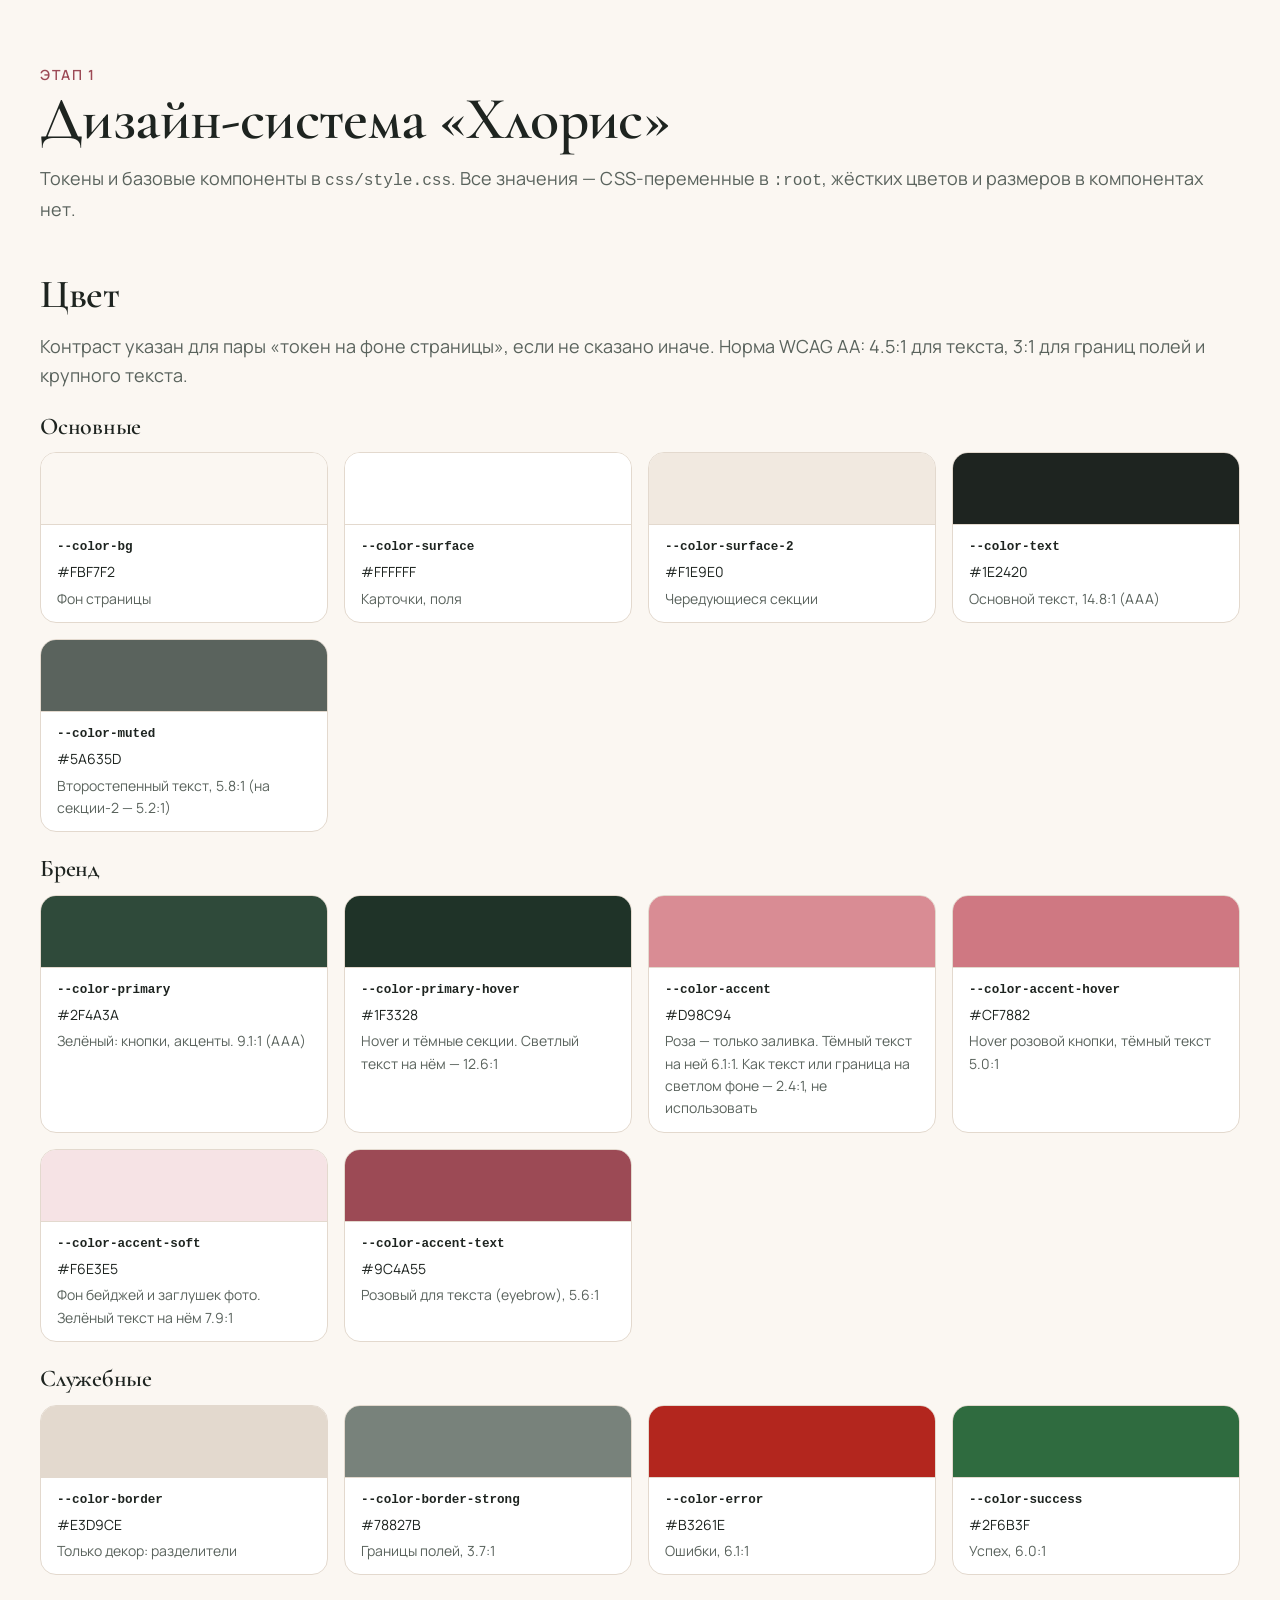
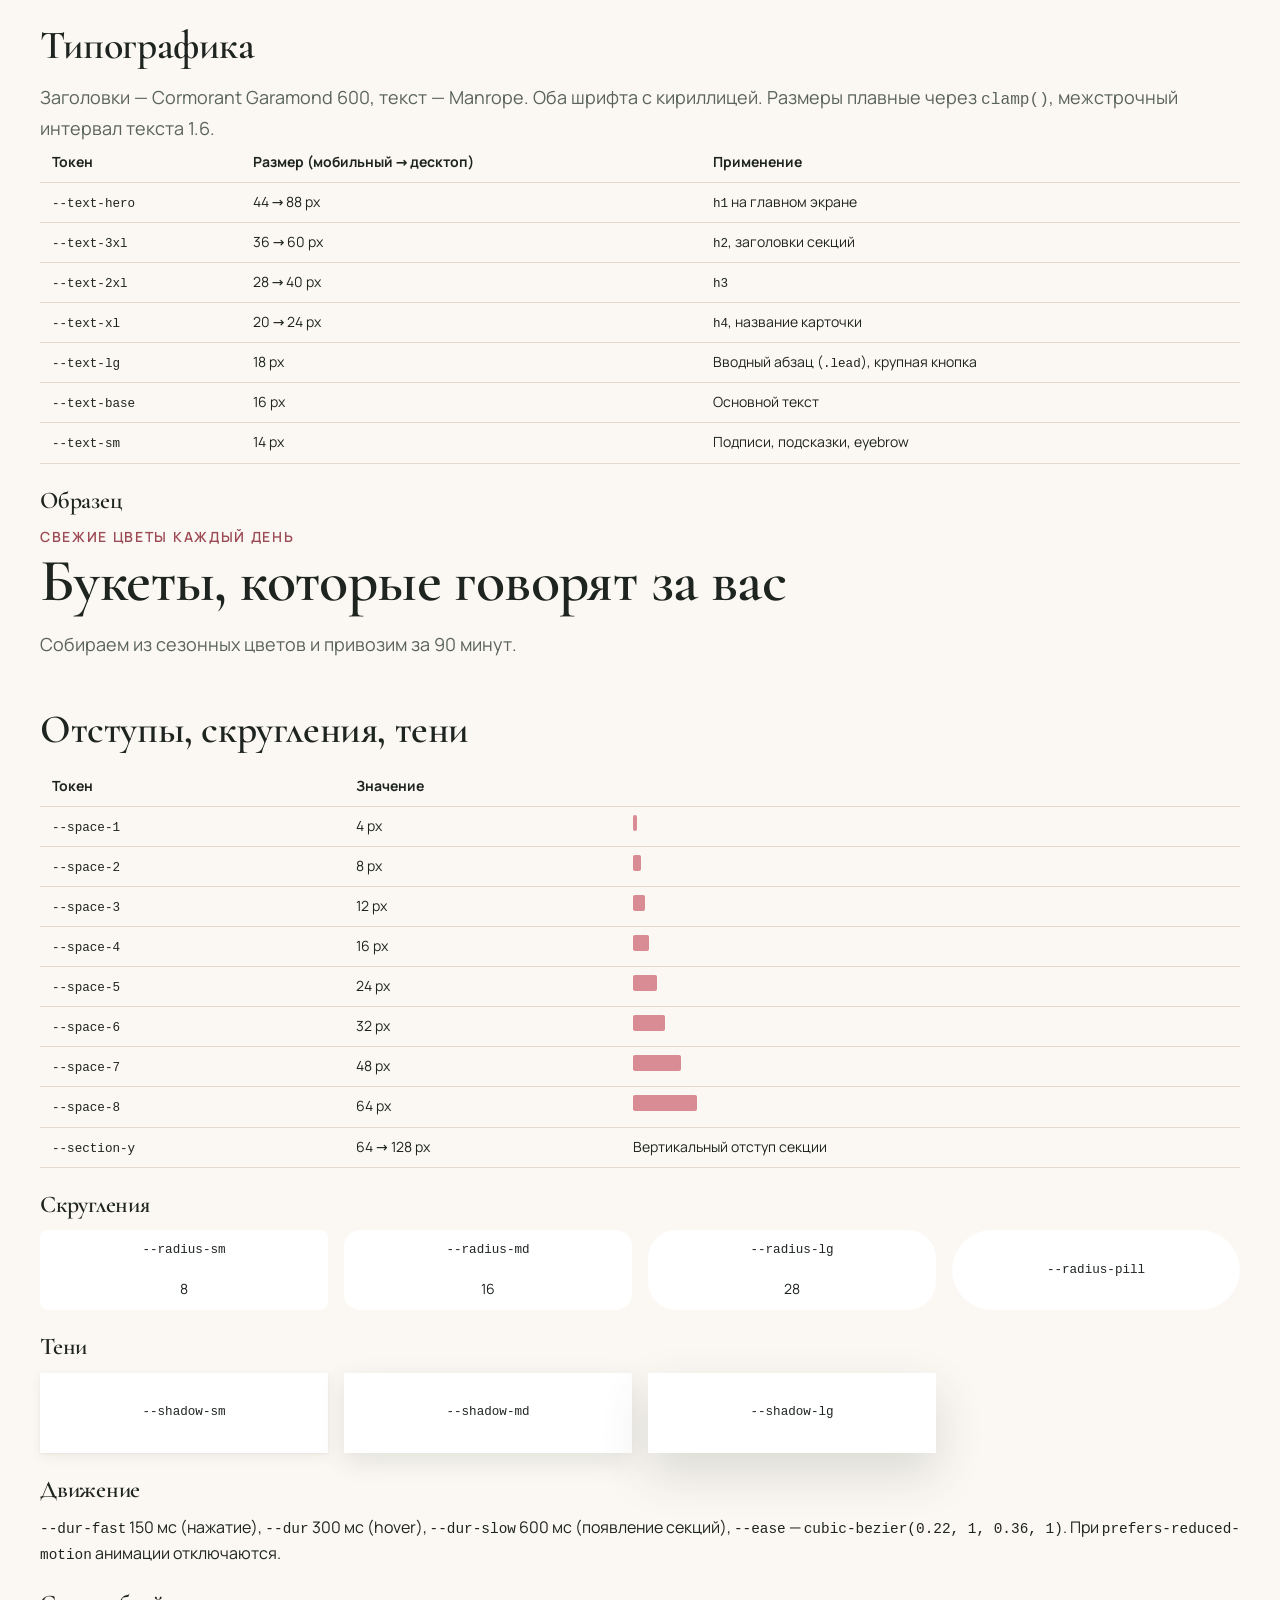
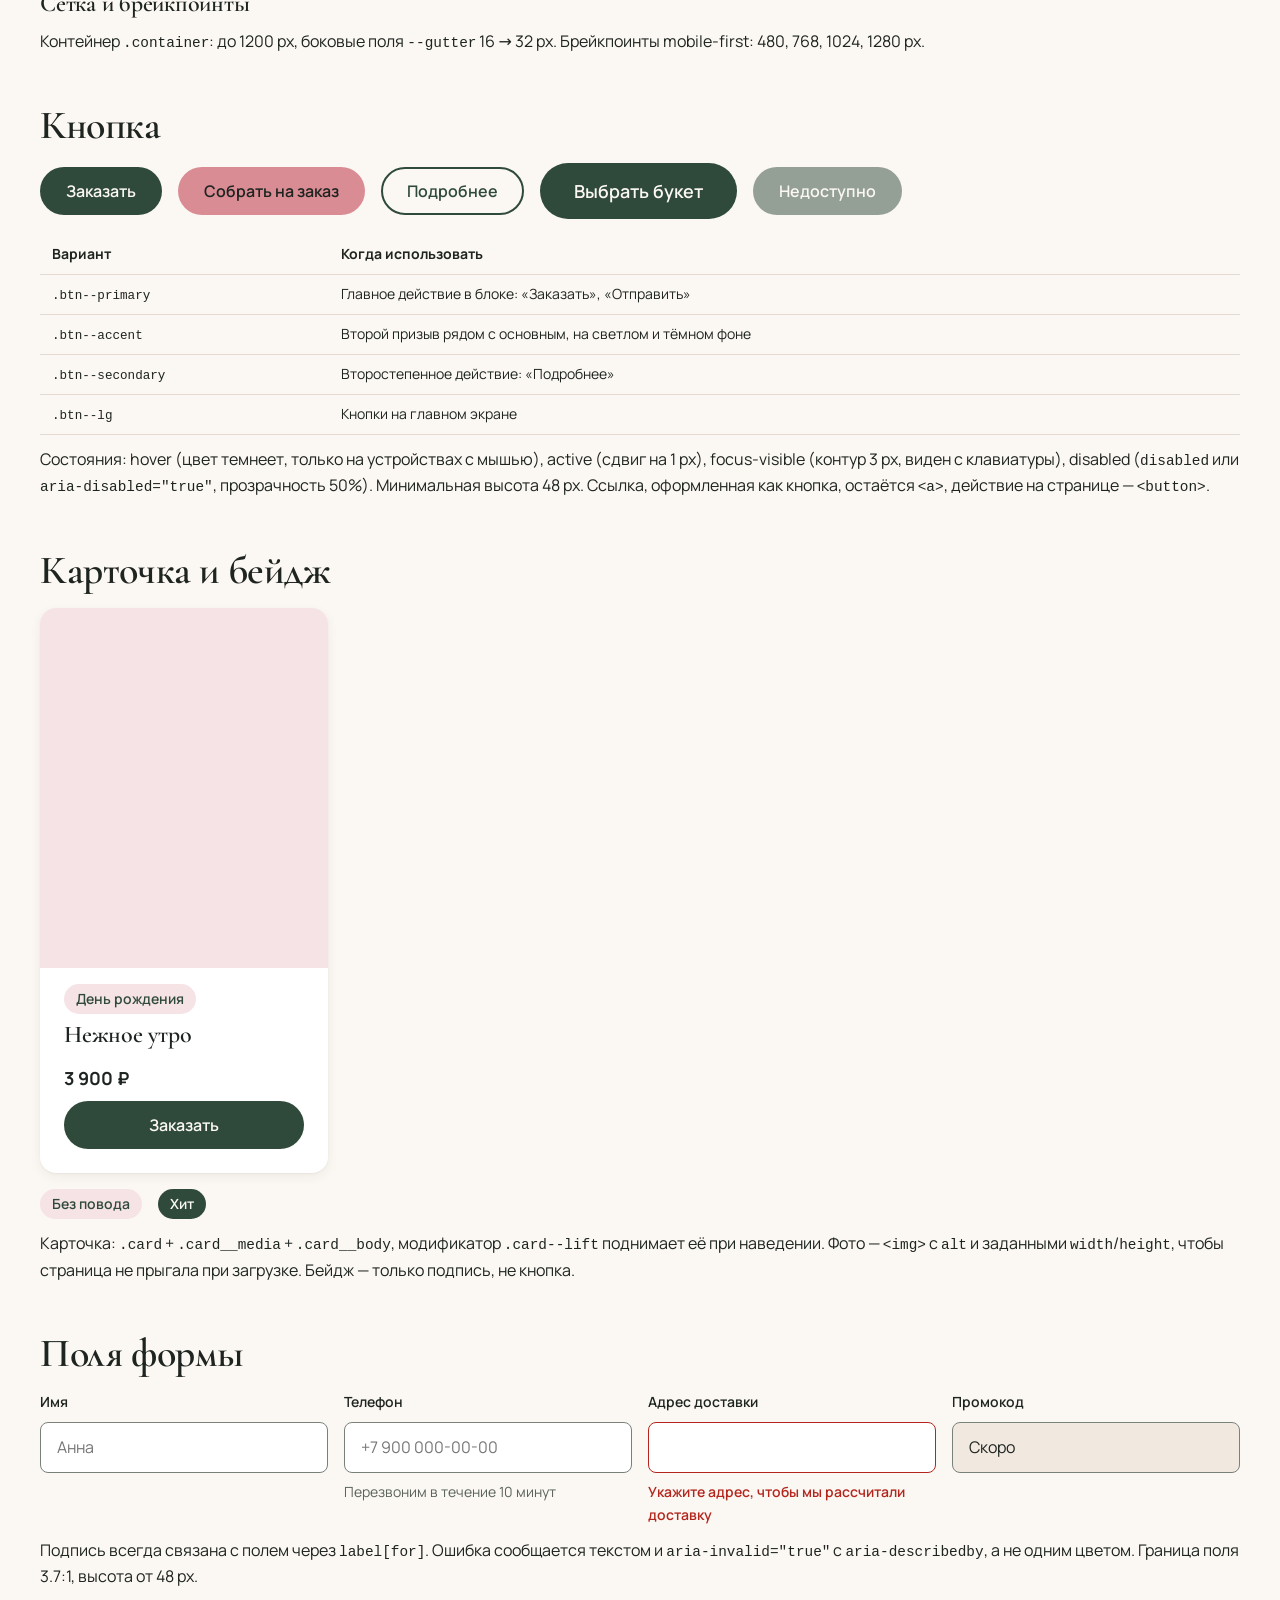
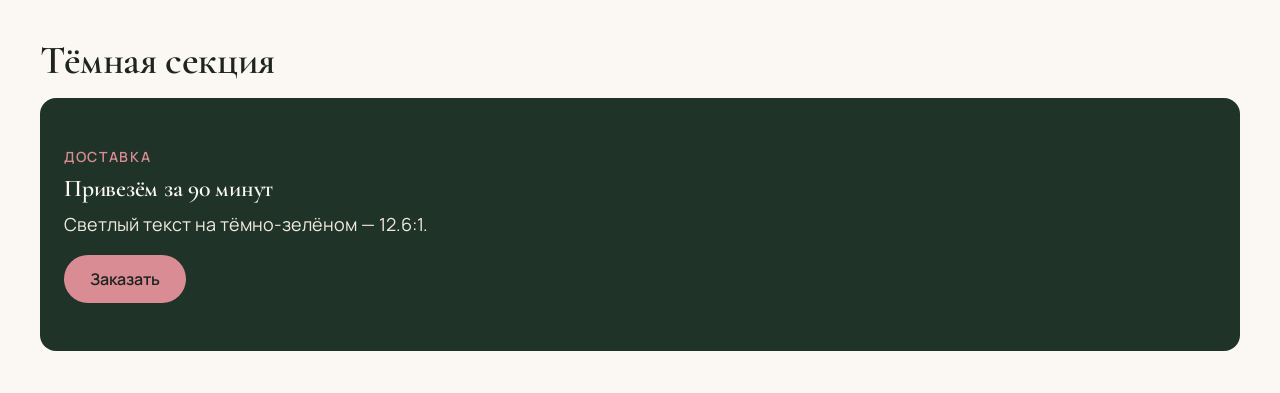
<file: styleguide.html>
<!doctype html>
<html lang="ru">
<head>
  <meta charset="utf-8">
  <meta name="viewport" content="width=device-width, initial-scale=1">
  <meta name="robots" content="noindex">
  <title>Дизайн-система — Хлорис</title>
  <link rel="preload" href="fonts/cormorant-cyrillic.woff2" as="font" type="font/woff2" crossorigin>
  <link rel="preload" href="fonts/manrope-cyrillic.woff2" as="font" type="font/woff2" crossorigin>
  <link rel="stylesheet" href="css/style.css">
  <style>
    /* Только для этой страницы */
    .sg > * + * { margin-top: var(--space-7); }
    .sg h2 { font-size: var(--text-2xl); margin-bottom: var(--space-4); }
    .sg h3 { font-size: var(--text-xl); margin: var(--space-5) 0 var(--space-3); }
    .sg-row { display: flex; flex-wrap: wrap; gap: var(--space-4); align-items: center; }
    .sg-grid { display: grid; gap: var(--space-4); grid-template-columns: repeat(auto-fill, minmax(15rem, 1fr)); }
    .swatch { overflow: hidden; border: 1px solid var(--color-border); border-radius: var(--radius-md); background: var(--color-surface); }
    .swatch__chip { height: 4.5rem; border-bottom: 1px solid var(--color-border); }
    .swatch__info { display: grid; gap: var(--space-1); padding: var(--space-3) var(--space-4); font-size: var(--text-sm); }
    .swatch__info code { font-weight: 700; }
    .swatch__info span { color: var(--color-muted); }
    code { font-family: ui-monospace, Consolas, monospace; font-size: 0.9em; }
    table { width: 100%; border-collapse: collapse; font-size: var(--text-sm); }
    th, td { padding: var(--space-2) var(--space-3); border-bottom: 1px solid var(--color-border); text-align: left; vertical-align: top; }
    .table-wrap { overflow-x: auto; }
    .space-bar { height: 1rem; border-radius: 2px; background: var(--color-accent); }
    .box { display: grid; place-items: center; height: 5rem; background: var(--color-surface); font-size: var(--text-sm); }
    ul.plain { margin: 0; padding-left: 1.25rem; }
  </style>
</head>
<body>
  <a class="skip-link" href="#main">К содержимому</a>
  <main id="main" class="container sg" style="padding-block: var(--space-8)">
    <header>
      <p class="eyebrow">Этап 1</p>
      <h1 style="font-size: var(--text-3xl)">Дизайн-система «Хлорис»</h1>
      <p class="lead" style="margin-top: var(--space-3)">Токены и базовые компоненты в <code>css/style.css</code>. Все значения — CSS-переменные в <code>:root</code>, жёстких цветов и размеров в компонентах нет.</p>
    </header>

    <section aria-labelledby="colors">
      <h2 id="colors">Цвет</h2>
      <p class="lead">Контраст указан для пары «токен на фоне страницы», если не сказано иначе. Норма WCAG AA: 4.5:1 для текста, 3:1 для границ полей и крупного текста.</p>
      <h3>Основные</h3>
      <div class="sg-grid">
        <div class="swatch"><div class="swatch__chip" style="background: var(--color-bg)"></div><div class="swatch__info"><code>--color-bg</code>#FBF7F2<span>Фон страницы</span></div></div>
        <div class="swatch"><div class="swatch__chip" style="background: var(--color-surface)"></div><div class="swatch__info"><code>--color-surface</code>#FFFFFF<span>Карточки, поля</span></div></div>
        <div class="swatch"><div class="swatch__chip" style="background: var(--color-surface-2)"></div><div class="swatch__info"><code>--color-surface-2</code>#F1E9E0<span>Чередующиеся секции</span></div></div>
        <div class="swatch"><div class="swatch__chip" style="background: var(--color-text)"></div><div class="swatch__info"><code>--color-text</code>#1E2420<span>Основной текст, 14.8:1 (AAA)</span></div></div>
        <div class="swatch"><div class="swatch__chip" style="background: var(--color-muted)"></div><div class="swatch__info"><code>--color-muted</code>#5A635D<span>Второстепенный текст, 5.8:1 (на секции-2 — 5.2:1)</span></div></div>
      </div>
      <h3>Бренд</h3>
      <div class="sg-grid">
        <div class="swatch"><div class="swatch__chip" style="background: var(--color-primary)"></div><div class="swatch__info"><code>--color-primary</code>#2F4A3A<span>Зелёный: кнопки, акценты. 9.1:1 (AAA)</span></div></div>
        <div class="swatch"><div class="swatch__chip" style="background: var(--color-primary-hover)"></div><div class="swatch__info"><code>--color-primary-hover</code>#1F3328<span>Hover и тёмные секции. Светлый текст на нём — 12.6:1</span></div></div>
        <div class="swatch"><div class="swatch__chip" style="background: var(--color-accent)"></div><div class="swatch__info"><code>--color-accent</code>#D98C94<span>Роза — только заливка. Тёмный текст на ней 6.1:1. Как текст или граница на светлом фоне — 2.4:1, не использовать</span></div></div>
        <div class="swatch"><div class="swatch__chip" style="background: var(--color-accent-hover)"></div><div class="swatch__info"><code>--color-accent-hover</code>#CF7882<span>Hover розовой кнопки, тёмный текст 5.0:1</span></div></div>
        <div class="swatch"><div class="swatch__chip" style="background: var(--color-accent-soft)"></div><div class="swatch__info"><code>--color-accent-soft</code>#F6E3E5<span>Фон бейджей и заглушек фото. Зелёный текст на нём 7.9:1</span></div></div>
        <div class="swatch"><div class="swatch__chip" style="background: var(--color-accent-text)"></div><div class="swatch__info"><code>--color-accent-text</code>#9C4A55<span>Розовый для текста (eyebrow), 5.6:1</span></div></div>
      </div>
      <h3>Служебные</h3>
      <div class="sg-grid">
        <div class="swatch"><div class="swatch__chip" style="background: var(--color-border)"></div><div class="swatch__info"><code>--color-border</code>#E3D9CE<span>Только декор: разделители</span></div></div>
        <div class="swatch"><div class="swatch__chip" style="background: var(--color-border-strong)"></div><div class="swatch__info"><code>--color-border-strong</code>#78827B<span>Границы полей, 3.7:1</span></div></div>
        <div class="swatch"><div class="swatch__chip" style="background: var(--color-error)"></div><div class="swatch__info"><code>--color-error</code>#B3261E<span>Ошибки, 6.1:1</span></div></div>
        <div class="swatch"><div class="swatch__chip" style="background: var(--color-success)"></div><div class="swatch__info"><code>--color-success</code>#2F6B3F<span>Успех, 6.0:1</span></div></div>
      </div>
    </section>

    <section aria-labelledby="type">
      <h2 id="type">Типографика</h2>
      <p class="lead">Заголовки — Cormorant Garamond 600, текст — Manrope. Оба шрифта с кириллицей. Размеры плавные через <code>clamp()</code>, межстрочный интервал текста 1.6.</p>
      <div class="table-wrap">
        <table>
          <tr><th>Токен</th><th>Размер (мобильный → десктоп)</th><th>Применение</th></tr>
          <tr><td><code>--text-hero</code></td><td>44 → 88 px</td><td><code>h1</code> на главном экране</td></tr>
          <tr><td><code>--text-3xl</code></td><td>36 → 60 px</td><td><code>h2</code>, заголовки секций</td></tr>
          <tr><td><code>--text-2xl</code></td><td>28 → 40 px</td><td><code>h3</code></td></tr>
          <tr><td><code>--text-xl</code></td><td>20 → 24 px</td><td><code>h4</code>, название карточки</td></tr>
          <tr><td><code>--text-lg</code></td><td>18 px</td><td>Вводный абзац (<code>.lead</code>), крупная кнопка</td></tr>
          <tr><td><code>--text-base</code></td><td>16 px</td><td>Основной текст</td></tr>
          <tr><td><code>--text-sm</code></td><td>14 px</td><td>Подписи, подсказки, eyebrow</td></tr>
        </table>
      </div>
      <h3>Образец</h3>
      <p class="eyebrow">Свежие цветы каждый день</p>
      <h2 style="font-size: var(--text-3xl)">Букеты, которые говорят за вас</h2>
      <p class="lead" style="margin-top: var(--space-3)">Собираем из сезонных цветов и привозим за 90 минут.</p>
    </section>

    <section aria-labelledby="space">
      <h2 id="space">Отступы, скругления, тени</h2>
      <div class="table-wrap">
        <table>
          <tr><th>Токен</th><th>Значение</th><th></th></tr>
          <tr><td><code>--space-1</code></td><td>4 px</td><td><div class="space-bar" style="width: var(--space-1)"></div></td></tr>
          <tr><td><code>--space-2</code></td><td>8 px</td><td><div class="space-bar" style="width: var(--space-2)"></div></td></tr>
          <tr><td><code>--space-3</code></td><td>12 px</td><td><div class="space-bar" style="width: var(--space-3)"></div></td></tr>
          <tr><td><code>--space-4</code></td><td>16 px</td><td><div class="space-bar" style="width: var(--space-4)"></div></td></tr>
          <tr><td><code>--space-5</code></td><td>24 px</td><td><div class="space-bar" style="width: var(--space-5)"></div></td></tr>
          <tr><td><code>--space-6</code></td><td>32 px</td><td><div class="space-bar" style="width: var(--space-6)"></div></td></tr>
          <tr><td><code>--space-7</code></td><td>48 px</td><td><div class="space-bar" style="width: var(--space-7)"></div></td></tr>
          <tr><td><code>--space-8</code></td><td>64 px</td><td><div class="space-bar" style="width: var(--space-8)"></div></td></tr>
          <tr><td><code>--section-y</code></td><td>64 → 128 px</td><td>Вертикальный отступ секции</td></tr>
        </table>
      </div>
      <h3>Скругления</h3>
      <div class="sg-grid">
        <div class="box" style="border-radius: var(--radius-sm)"><code>--radius-sm</code> 8</div>
        <div class="box" style="border-radius: var(--radius-md)"><code>--radius-md</code> 16</div>
        <div class="box" style="border-radius: var(--radius-lg)"><code>--radius-lg</code> 28</div>
        <div class="box" style="border-radius: var(--radius-pill)"><code>--radius-pill</code></div>
      </div>
      <h3>Тени</h3>
      <div class="sg-grid">
        <div class="box" style="box-shadow: var(--shadow-sm)"><code>--shadow-sm</code></div>
        <div class="box" style="box-shadow: var(--shadow-md)"><code>--shadow-md</code></div>
        <div class="box" style="box-shadow: var(--shadow-lg)"><code>--shadow-lg</code></div>
      </div>
      <h3>Движение</h3>
      <p><code>--dur-fast</code> 150 мс (нажатие), <code>--dur</code> 300 мс (hover), <code>--dur-slow</code> 600 мс (появление секций), <code>--ease</code> — <code>cubic-bezier(0.22, 1, 0.36, 1)</code>. При <code>prefers-reduced-motion</code> анимации отключаются.</p>
      <h3>Сетка и брейкпоинты</h3>
      <p>Контейнер <code>.container</code>: до 1200 px, боковые поля <code>--gutter</code> 16 → 32 px. Брейкпоинты mobile-first: 480, 768, 1024, 1280 px.</p>
    </section>

    <section aria-labelledby="btn">
      <h2 id="btn">Кнопка</h2>
      <div class="sg-row">
        <button class="btn btn--primary">Заказать</button>
        <button class="btn btn--accent">Собрать на заказ</button>
        <button class="btn btn--secondary">Подробнее</button>
        <button class="btn btn--primary btn--lg">Выбрать букет</button>
        <button class="btn btn--primary" disabled>Недоступно</button>
      </div>
      <div class="table-wrap" style="margin-top: var(--space-4)">
        <table>
          <tr><th>Вариант</th><th>Когда использовать</th></tr>
          <tr><td><code>.btn--primary</code></td><td>Главное действие в блоке: «Заказать», «Отправить»</td></tr>
          <tr><td><code>.btn--accent</code></td><td>Второй призыв рядом с основным, на светлом и тёмном фоне</td></tr>
          <tr><td><code>.btn--secondary</code></td><td>Второстепенное действие: «Подробнее»</td></tr>
          <tr><td><code>.btn--lg</code></td><td>Кнопки на главном экране</td></tr>
        </table>
      </div>
      <p style="margin-top: var(--space-3)">Состояния: hover (цвет темнеет, только на устройствах с мышью), active (сдвиг на 1 px), focus-visible (контур 3 px, виден с клавиатуры), disabled (<code>disabled</code> или <code>aria-disabled="true"</code>, прозрачность 50%). Минимальная высота 48 px. Ссылка, оформленная как кнопка, остаётся <code>&lt;a&gt;</code>, действие на странице — <code>&lt;button&gt;</code>.</p>
    </section>

    <section aria-labelledby="card">
      <h2 id="card">Карточка и бейдж</h2>
      <div class="sg-grid">
        <article class="card card--lift">
          <div class="card__media" role="img" aria-label="Место для фото букета"></div>
          <div class="card__body">
            <span class="badge" style="align-self: flex-start">День рождения</span>
            <h3 class="card__title" style="margin: 0">Нежное утро</h3>
            <p class="card__price">3 900 ₽</p>
            <button class="btn btn--primary" style="margin-top: auto">Заказать</button>
          </div>
        </article>
      </div>
      <div class="sg-row" style="margin-top: var(--space-4)">
        <span class="badge">Без повода</span>
        <span class="badge badge--solid">Хит</span>
      </div>
      <p style="margin-top: var(--space-3)">Карточка: <code>.card</code> + <code>.card__media</code> + <code>.card__body</code>, модификатор <code>.card--lift</code> поднимает её при наведении. Фото — <code>&lt;img&gt;</code> с <code>alt</code> и заданными <code>width</code>/<code>height</code>, чтобы страница не прыгала при загрузке. Бейдж — только подпись, не кнопка.</p>
    </section>

    <section aria-labelledby="form">
      <h2 id="form">Поля формы</h2>
      <div class="sg-grid">
        <div class="field">
          <label class="field__label" for="f-name">Имя</label>
          <input class="field__input" id="f-name" type="text" placeholder="Анна">
        </div>
        <div class="field">
          <label class="field__label" for="f-phone">Телефон</label>
          <input class="field__input" id="f-phone" type="tel" aria-describedby="f-phone-hint" placeholder="+7 900 000-00-00">
          <p class="field__hint" id="f-phone-hint">Перезвоним в течение 10 минут</p>
        </div>
        <div class="field">
          <label class="field__label" for="f-err">Адрес доставки</label>
          <input class="field__input" id="f-err" type="text" aria-invalid="true" aria-describedby="f-err-msg">
          <p class="field__error" id="f-err-msg">Укажите адрес, чтобы мы рассчитали доставку</p>
        </div>
        <div class="field">
          <label class="field__label" for="f-dis">Промокод</label>
          <input class="field__input" id="f-dis" type="text" disabled value="Скоро">
        </div>
      </div>
      <p style="margin-top: var(--space-3)">Подпись всегда связана с полем через <code>label[for]</code>. Ошибка сообщается текстом и <code>aria-invalid="true"</code> с <code>aria-describedby</code>, а не одним цветом. Граница поля 3.7:1, высота от 48 px.</p>
    </section>

    <section aria-labelledby="dark">
      <h2 id="dark">Тёмная секция</h2>
      <div class="section section--dark" style="padding-block: var(--space-7); border-radius: var(--radius-md)">
        <div style="padding-inline: var(--space-5)">
          <p class="eyebrow">Доставка</p>
          <h3 style="margin: var(--space-2) 0">Привезём за 90 минут</h3>
          <p class="lead">Светлый текст на тёмно-зелёном — 12.6:1.</p>
          <div class="sg-row" style="margin-top: var(--space-4)">
            <a class="btn btn--accent" href="#dark">Заказать</a>
          </div>
        </div>
      </div>
    </section>
  </main>
</body>
</html>
</file>
<file: css/style.css>
/*
  Хлорис — дизайн-система. Подробности и примеры: styleguide.html
  Брейкпоинты (в @media переменные недоступны), mobile-first: 480 / 768 / 1024 / 1280 px.
*/

/* Шрифты лежат на своём сервере (SIL OFL): без цепочки запросов к Google и с предзагрузкой из index.html */
@font-face {
  font-family: "Cormorant Garamond"; font-style: italic; font-weight: 500; font-display: swap;
  src: url("../fonts/cormorant-italic-cyrillic.woff2") format("woff2");
  unicode-range: U+0301, U+0400-045F, U+0490-0491, U+04B0-04B1, U+2116;
}
@font-face {
  font-family: "Cormorant Garamond"; font-style: italic; font-weight: 500; font-display: swap;
  src: url("../fonts/cormorant-italic-latin.woff2") format("woff2");
  unicode-range: U+0000-00FF, U+0131, U+0152-0153, U+02BB-02BC, U+02C6, U+02DA, U+02DC, U+0304, U+0308, U+0329, U+2000-206F, U+20AC, U+2122, U+2191, U+2193, U+2212, U+2215, U+FEFF, U+FFFD;
}
@font-face {
  font-family: "Cormorant Garamond"; font-style: normal; font-weight: 500 600; font-display: swap;
  src: url("../fonts/cormorant-cyrillic.woff2") format("woff2");
  unicode-range: U+0301, U+0400-045F, U+0490-0491, U+04B0-04B1, U+2116;
}
@font-face {
  font-family: "Cormorant Garamond"; font-style: normal; font-weight: 500 600; font-display: swap;
  src: url("../fonts/cormorant-latin.woff2") format("woff2");
  unicode-range: U+0000-00FF, U+0131, U+0152-0153, U+02BB-02BC, U+02C6, U+02DA, U+02DC, U+0304, U+0308, U+0329, U+2000-206F, U+20AC, U+2122, U+2191, U+2193, U+2212, U+2215, U+FEFF, U+FFFD;
}
@font-face {
  font-family: "Manrope"; font-style: normal; font-weight: 400 700; font-display: swap;
  src: url("../fonts/manrope-cyrillic.woff2") format("woff2");
  unicode-range: U+0301, U+0400-045F, U+0490-0491, U+04B0-04B1, U+2116;
}
@font-face {
  font-family: "Manrope"; font-style: normal; font-weight: 400 700; font-display: swap;
  src: url("../fonts/manrope-latin.woff2") format("woff2");
  unicode-range: U+0000-00FF, U+0131, U+0152-0153, U+02BB-02BC, U+02C6, U+02DA, U+02DC, U+0304, U+0308, U+0329, U+2000-206F, U+20AC, U+2122, U+2191, U+2193, U+2212, U+2215, U+FEFF, U+FFFD;
}
@font-face {
  font-family: "Manrope"; font-style: normal; font-weight: 400 700; font-display: swap;
  src: url("../fonts/manrope-latin-ext.woff2") format("woff2");
  unicode-range: U+0100-02BA, U+02BD-02C5, U+02C7-02CC, U+02CE-02D7, U+02DD-02FF, U+1E00-1E9F, U+2020, U+20A0-20AB, U+20AD-20C4, U+2113;
}
/* Запасные шрифты с подогнанными метриками: пока грузятся настоящие, текст занимает столько же места и не прыгает (CLS) */
@font-face { font-family: "Cormorant Fallback"; font-weight: 400 500; src: local("Georgia"); size-adjust: 86.11%; ascent-override: 106.84%; descent-override: 33.68%; line-gap-override: 0%; }
@font-face { font-family: "Cormorant Fallback"; font-weight: 600 700; src: local("Georgia Bold"), local("Georgia-Bold"); size-adjust: 75.03%; ascent-override: 122.61%; descent-override: 38.65%; line-gap-override: 0%; }
@font-face { font-family: "Manrope Fallback"; font-weight: 400 500; src: local("Arial"); size-adjust: 102.09%; ascent-override: 104.81%; descent-override: 29.38%; line-gap-override: 0%; }
@font-face { font-family: "Manrope Fallback"; font-weight: 600 700; src: local("Arial Bold"), local("Arial-BoldMT"); size-adjust: 97.87%; ascent-override: 109.33%; descent-override: 30.65%; line-gap-override: 0%; }

:root {
  /* Цвет. Пары «текст/фон» проверены на WCAG AA, значения контраста — в styleguide.html */
  --color-bg: #FBF7F2;
  --color-surface: #FFFFFF;
  --color-surface-2: #F1E9E0;
  --color-text: #1E2420;
  --color-muted: #5A635D;
  --color-primary: #2F4A3A;
  --color-primary-hover: #1F3328;
  --color-on-primary: #FBF7F2;
  --color-accent: #D98C94; /* только заливка: как текст или граница на светлом фоне — 2.4:1 */
  --color-accent-hover: #CF7882;
  --color-accent-soft: #F6E3E5;
  --color-accent-text: #9C4A55;
  --color-border: #E3D9CE; /* декор: разделители */
  --color-border-strong: #78827B; /* границы полей, 3:1 и выше */
  --color-error: #B3261E;
  --color-success: #2F6B3F;
  --color-star: #B7791F; /* декоративные звёзды оценки */
  --color-focus: var(--color-primary);

  /* Типографика */
  --font-display: "Cormorant Garamond", "Cormorant Fallback", Georgia, serif;
  --font-body: "Manrope", "Manrope Fallback", system-ui, sans-serif;
  --text-sm: 0.875rem;
  --text-base: 1rem;
  --text-lg: 1.125rem;
  --text-xl: clamp(1.25rem, 1.1rem + 0.6vw, 1.5rem);
  --text-2xl: clamp(1.75rem, 1.4rem + 1.4vw, 2.5rem);
  --text-3xl: clamp(2.25rem, 1.6rem + 2.8vw, 3.75rem);
  --text-hero: clamp(2.75rem, 1.8rem + 4.5vw, 5.5rem);
  --leading-tight: 1.1;
  --leading-body: 1.6;

  /* Отступы: шаг 4px */
  --space-1: 0.25rem;
  --space-2: 0.5rem;
  --space-3: 0.75rem;
  --space-4: 1rem;
  --space-5: 1.5rem;
  --space-6: 2rem;
  --space-7: 3rem;
  --space-8: 4rem;
  --section-y: clamp(4rem, 3rem + 5vw, 8rem);

  /* Сетка */
  --container: 1200px;
  --gutter: clamp(1rem, 0.5rem + 2vw, 2rem);

  /* Скругления и тени */
  --radius-sm: 8px;
  --radius-md: 16px;
  --radius-lg: 28px;
  --radius-pill: 999px;
  --shadow-sm: 0 1px 2px rgb(47 74 58 / 0.06), 0 4px 12px rgb(47 74 58 / 0.06);
  --shadow-md: 0 8px 24px rgb(47 74 58 / 0.12);
  --shadow-lg: 0 20px 48px rgb(47 74 58 / 0.16);

  /* Движение */
  --dur-fast: 150ms;
  --dur: 300ms;
  --dur-slow: 600ms;
  --ease: cubic-bezier(0.22, 1, 0.36, 1);
}

/* База */
*, *::before, *::after { box-sizing: border-box; }
html { -webkit-text-size-adjust: 100%; scroll-behavior: smooth; scroll-padding-top: 5rem; }
[hidden] { display: none !important; }
body {
  margin: 0;
  background: var(--color-bg);
  color: var(--color-text);
  font: 400 var(--text-base)/var(--leading-body) var(--font-body);
  -webkit-font-smoothing: antialiased;
}
h1, h2, h3, h4 {
  margin: 0;
  font-family: var(--font-display);
  font-weight: 600;
  line-height: var(--leading-tight);
  letter-spacing: -0.01em;
  text-wrap: balance;
}
h1 { font-size: var(--text-hero); }
h2 { font-size: var(--text-3xl); }
h3 { font-size: var(--text-2xl); }
h4 { font-size: var(--text-xl); }
p { margin: 0; }
img, svg { display: block; max-width: 100%; }
a { color: inherit; }
:focus-visible { outline: 3px solid var(--color-focus); outline-offset: 3px; }

.sr-only {
  position: absolute; width: 1px; height: 1px; margin: -1px; padding: 0;
  overflow: hidden; clip: rect(0 0 0 0); white-space: nowrap; border: 0;
}
.skip-link {
  position: absolute; left: var(--space-4); top: -4rem; z-index: 100;
  padding: var(--space-3) var(--space-4); border-radius: var(--radius-sm);
  background: var(--color-primary); color: var(--color-on-primary);
}
.skip-link:focus { top: var(--space-4); }
/* Элементы, которые работают только с JS: без него скрыты; .nojs-only — наоборот */
html:not(.js) .js-only { display: none; }
.js .nojs-only { display: none; }

/* Раскладка */
.container { width: min(100% - 2 * var(--gutter), var(--container)); margin-inline: auto; }
.section { padding-block: var(--section-y); }
.section--alt { background: var(--color-surface-2); }
.section--dark { background: var(--color-primary-hover); color: var(--color-bg); }
.section--dark :focus-visible { outline-color: var(--color-bg); }
.section__head { max-width: 40rem; margin-bottom: var(--space-7); }
.section__head > * + * { margin-top: var(--space-3); }
.eyebrow {
  font-size: var(--text-sm); font-weight: 600; letter-spacing: 0.12em;
  text-transform: uppercase; color: var(--color-accent-text);
}
.lead { font-size: var(--text-lg); color: var(--color-muted); }
.section--dark .eyebrow { color: var(--color-accent); }
.section--dark .lead { color: var(--color-surface-2); }

/* Кнопка: .btn--primary | .btn--accent | .btn--secondary, размер .btn--lg */
.btn {
  display: inline-flex; align-items: center; justify-content: center; gap: var(--space-2);
  min-height: 3rem; padding: 0 var(--space-5);
  border: 2px solid transparent; border-radius: var(--radius-pill);
  font: 600 var(--text-base)/1 var(--font-body); text-decoration: none; cursor: pointer;
  transition: background-color var(--dur) var(--ease), color var(--dur) var(--ease),
    transform var(--dur-fast) var(--ease);
}
.btn:active { transform: translateY(1px); }
.btn--primary { background: var(--color-primary); color: var(--color-on-primary); }
.btn--accent { background: var(--color-accent); color: var(--color-text); }
.btn--secondary { border-color: var(--color-primary); background: transparent; color: var(--color-primary); }
.btn--lg { min-height: 3.5rem; padding-inline: var(--space-6); font-size: var(--text-lg); }
.btn:disabled, .btn[aria-disabled="true"] { opacity: 0.5; cursor: not-allowed; pointer-events: none; }
@media (hover: hover) {
  .btn--primary:hover { background: var(--color-primary-hover); }
  .btn--accent:hover { background: var(--color-accent-hover); }
  .btn--secondary:hover { background: var(--color-primary); color: var(--color-on-primary); }
}

/* Карточка: .card__media, .card__body, модификатор .card--lift */
.card {
  display: flex; flex-direction: column; overflow: hidden;
  border-radius: var(--radius-md); background: var(--color-surface); box-shadow: var(--shadow-sm);
  transition: transform var(--dur) var(--ease), box-shadow var(--dur) var(--ease);
}
.card__media { width: 100%; height: auto; aspect-ratio: 4 / 5; object-fit: cover; background: var(--color-accent-soft); }
.card__body { display: flex; flex: 1; flex-direction: column; gap: var(--space-2); padding: var(--space-4) var(--space-5) var(--space-5); }
.card__title { font-family: var(--font-display); font-size: var(--text-xl); font-weight: 600; line-height: var(--leading-tight); }
.card__price { font-weight: 700; }
@media (hover: hover) {
  .card--lift:hover { transform: translateY(-6px); box-shadow: var(--shadow-md); }
}

/* Бейдж: .badge | .badge--solid */
.badge {
  display: inline-flex; align-items: center; padding: var(--space-1) var(--space-3);
  border-radius: var(--radius-pill); background: var(--color-accent-soft); color: var(--color-primary);
  font-size: var(--text-sm); font-weight: 600;
}
.badge--solid { background: var(--color-primary); color: var(--color-on-primary); }

/* Поле формы: .field > .field__label + .field__input + .field__hint | .field__error */
.field { display: grid; align-content: start; gap: var(--space-2); }
.field__label { font-size: var(--text-sm); font-weight: 600; }
.field__input {
  width: 100%; min-height: 3rem; padding: var(--space-3) var(--space-4);
  border: 1.5px solid var(--color-border-strong); border-radius: var(--radius-sm);
  background: var(--color-surface); color: inherit; font: inherit;
}
textarea.field__input { min-height: 7rem; resize: vertical; }
.field__input:focus-visible { border-color: var(--color-primary); }
.field__input[aria-invalid="true"] { border-color: var(--color-error); }
.field__input:disabled { background: var(--color-surface-2); cursor: not-allowed; }
.field__hint { font-size: var(--text-sm); color: var(--color-muted); }
.field__error { font-size: var(--text-sm); font-weight: 600; color: var(--color-error); }

/* ===== Раскладка страницы ===== */
p a { color: var(--color-primary); text-underline-offset: 0.2em; }

/* Шапка и меню */
.site-header {
  position: sticky; top: 0; z-index: 50;
  border-bottom: 1px solid var(--color-border);
  background: color-mix(in srgb, var(--color-bg) 92%, transparent);
  backdrop-filter: blur(10px);
}
.site-header__inner {
  display: flex; flex-wrap: wrap; align-items: center; justify-content: space-between;
  gap: var(--space-2) var(--space-4); min-height: 4rem;
}
.logo { display: inline-flex; align-items: center; min-height: 2.75rem; font: 600 1.75rem/1 var(--font-display); letter-spacing: 0.02em; color: var(--color-primary); text-decoration: none; }
.nav-toggle {
  display: grid; place-items: center; width: 3rem; height: 3rem; padding: 0;
  border: 0; border-radius: var(--radius-sm); background: transparent; color: var(--color-primary); cursor: pointer;
}
.nav-toggle__icon, .nav-toggle__icon::before, .nav-toggle__icon::after {
  width: 1.5rem; height: 2px; border-radius: 2px; background: currentColor;
  transition: transform var(--dur) var(--ease), background-color var(--dur-fast) var(--ease);
}
.nav-toggle__icon { position: relative; }
.nav-toggle__icon::before, .nav-toggle__icon::after { content: ""; position: absolute; left: 0; }
.nav-toggle__icon::before { top: -7px; }
.nav-toggle__icon::after { top: 7px; }
.nav-toggle[aria-expanded="true"] .nav-toggle__icon { background: transparent; }
.nav-toggle[aria-expanded="true"] .nav-toggle__icon::before { transform: translateY(7px) rotate(45deg); }
.nav-toggle[aria-expanded="true"] .nav-toggle__icon::after { transform: translateY(-7px) rotate(-45deg); }
.nav { flex-basis: 100%; }
.nav__list { display: flex; flex-direction: column; gap: var(--space-1); margin: 0; padding: 0; list-style: none; }
.nav__list a { display: flex; align-items: center; min-height: 2.75rem; padding: var(--space-3) 0; font-weight: 500; text-decoration: none; }
.nav__cta { margin-top: var(--space-3); }
@media (hover: hover) {
  .nav__list a:hover { color: var(--color-accent-text); }
}
@media (max-width: 1023px) {
  .js .nav {
    display: none; position: absolute; top: 100%; left: 0; right: 0;
    padding: var(--space-3) var(--gutter) var(--space-5);
    border-bottom: 1px solid var(--color-border); background: var(--color-bg); box-shadow: var(--shadow-md);
  }
  .js .nav-toggle[aria-expanded="true"] + .nav { display: flex; flex-direction: column; }
}
.site-header { transition: box-shadow var(--dur) var(--ease); }
.site-header.is-scrolled { box-shadow: var(--shadow-sm); }
.nav-toggle { margin-left: auto; }
.cart-btn {
  position: relative; display: grid; place-items: center; width: 3rem; height: 3rem; padding: 0;
  border: 0; border-radius: 50%; background: transparent; color: var(--color-primary); cursor: pointer;
}
.cart-btn__count {
  position: absolute; top: 2px; right: 0; min-width: 1.25rem; height: 1.25rem; padding-inline: 4px;
  border-radius: var(--radius-pill); background: var(--color-accent); color: var(--color-text);
  font: 700 0.75rem/1.25rem var(--font-body); text-align: center;
}
.cart-btn.is-bumped { animation: bump 0.4s var(--ease); }
@keyframes bump { 50% { transform: scale(1.18); } }
@media (hover: hover) {
  .cart-btn:hover, .nav-toggle:hover { background: var(--color-accent-soft); }
}
@media (min-width: 1024px) {
  .nav-toggle { display: none; }
  .nav { display: flex; flex-basis: auto; align-items: center; gap: var(--space-6); margin-left: auto; }
  .nav__list { flex-direction: row; gap: var(--space-5); }
  .nav__list a { padding: var(--space-2) 0; }
  .nav__cta { margin-top: 0; }
}

/* Главный экран */
.hero {
  padding-block: var(--space-7) var(--space-8);
  background: radial-gradient(60rem 40rem at 95% -10%, var(--color-accent-soft), transparent 60%);
}
.hero__inner { display: grid; gap: var(--space-7); align-items: center; }
.hero__content > * + * { margin-top: var(--space-5); }
.hero__lead { max-width: 34rem; }
.hero__actions { display: flex; flex-wrap: wrap; gap: var(--space-3); }
.hero__badges { display: flex; flex-wrap: wrap; gap: var(--space-2); margin-block: var(--space-5) 0; padding: 0; list-style: none; }
.hero__image {
  width: 100%; height: auto; aspect-ratio: 1; object-fit: cover;
  border-radius: var(--radius-lg); box-shadow: var(--shadow-lg);
}
@media (max-width: 479px) {
  /* обе кнопки в один ряд, чтобы фото букета попало на первый экран */
  .hero__actions .btn { flex: 1 1 auto; min-height: 3rem; padding-inline: var(--space-4); font-size: var(--text-base); }
}
@media (min-width: 768px) {
  .hero { padding-block: var(--space-8) var(--section-y); }
  .hero__image { aspect-ratio: 3 / 2; }
}
@media (min-width: 1024px) {
  .hero__inner { grid-template-columns: 1.1fr 0.9fr; gap: var(--space-8); }
  .hero__image { aspect-ratio: 4 / 5; }
  .hero__lead { font-size: 1.25rem; }
}

/* Преимущества */
.ticker + .section { padding-top: var(--space-7); }
.benefits { display: grid; gap: var(--space-4); margin: 0; padding: 0; list-style: none; }
.benefit {
  padding: var(--space-5); border-top: 3px solid var(--color-accent);
  border-radius: var(--radius-md); background: var(--color-surface); box-shadow: var(--shadow-sm);
}
.benefit__title { margin-bottom: var(--space-2); font-size: var(--text-xl); }
.benefit p { color: var(--color-muted); }
@media (min-width: 768px) {
  .benefits { grid-template-columns: repeat(2, 1fr); gap: var(--space-5); }
}
@media (min-width: 1024px) {
  .benefits { grid-template-columns: repeat(4, 1fr); }
}

/* Каталог: два столбца уже на телефоне, карточки там компактнее */
.catalog__tools { display: grid; gap: var(--space-4); margin-bottom: var(--space-6); }
.filter { display: flex; flex-wrap: wrap; align-items: center; gap: var(--space-2); }
.filter__label { flex-basis: 100%; font-size: var(--text-sm); font-weight: 600; color: var(--color-muted); }
.sort { display: grid; gap: var(--space-2); justify-items: start; }
.sort__select { width: auto; min-height: 2.75rem; padding-block: 0; }
.catalog__more { display: flex; justify-content: center; margin-top: var(--space-6); }
@media (max-width: 767px) {
  /* на телефоне каждая группа — одна строка чипов с горизонтальной прокруткой до краёв экрана */
  .filter {
    flex-wrap: nowrap; overflow-x: auto; scrollbar-width: none;
    margin-inline: calc(-1 * var(--gutter)); padding: 2px var(--gutter);
  }
  .filter::-webkit-scrollbar { display: none; }
  .filter__label { flex: none; }
  .filter__btn { flex: none; }
}
@media (min-width: 1024px) {
  .catalog__tools { grid-template-columns: 1fr auto; align-items: end; }
  .filter { grid-column: 1; }
  .filter__label { flex-basis: 5.5rem; }
  .sort { grid-column: 2; grid-row: 1 / 3; }
}
.filter__btn, .reviews__btn {
  min-height: 2.75rem; padding: 0 var(--space-4);
  border: 1.5px solid var(--color-primary); border-radius: var(--radius-pill);
  background: transparent; color: var(--color-primary); font: 600 var(--text-sm)/1 var(--font-body); cursor: pointer;
  transition: background-color var(--dur) var(--ease), color var(--dur) var(--ease);
}
.filter__btn[aria-pressed="true"] { background: var(--color-primary); color: var(--color-on-primary); }
@media (hover: hover) {
  .filter__btn:hover, .reviews__btn:hover:not(:disabled) { background: var(--color-accent-soft); }
  .filter__btn[aria-pressed="true"]:hover { background: var(--color-primary-hover); }
}
.catalog { display: grid; grid-template-columns: repeat(2, minmax(0, 1fr)); gap: var(--space-3); margin: 0; padding: 0; list-style: none; }
.catalog__item > .card { height: 100%; }
.catalog .card__body { padding: var(--space-3) var(--space-3) var(--space-4); }
.card { position: relative; }
.card__badges { display: flex; flex-wrap: wrap; gap: var(--space-1); }
.card .badge--solid { position: absolute; top: var(--space-3); left: var(--space-3); } /* «Хит» поверх фото */
.card__text { font-size: var(--text-sm); color: var(--color-muted); }
.card__price { margin-top: auto; padding-top: var(--space-2); font-size: var(--text-lg); }
.card__body .btn { width: 100%; margin-top: var(--space-2); padding-inline: var(--space-3); }
.catalog__empty { padding: var(--space-6); text-align: center; color: var(--color-muted); }
.catalog__custom {
  display: flex; flex-direction: column; align-items: center; gap: var(--space-4);
  margin-top: var(--space-7); padding: var(--space-6) var(--space-5);
  border-radius: var(--radius-lg); background: var(--color-surface); text-align: center;
}
.catalog__custom-text { font: 600 var(--text-xl)/var(--leading-tight) var(--font-display); }
@media (min-width: 480px) {
  .catalog { gap: var(--space-4); }
  .catalog .card__body { padding: var(--space-4) var(--space-4) var(--space-5); }
}
@media (min-width: 768px) {
  .catalog { grid-template-columns: repeat(3, minmax(0, 1fr)); gap: var(--space-5); }
  .catalog__custom { flex-direction: row; justify-content: center; gap: var(--space-6); }
}
@media (min-width: 1024px) {
  .catalog { grid-template-columns: repeat(4, minmax(0, 1fr)); }
}

/* Шаги */
.steps { display: grid; gap: var(--space-6); margin: 0; padding: 0; list-style: none; counter-reset: step; }
.step { counter-increment: step; }
.step::before {
  content: counter(step); content: counter(step) / "";
  display: grid; place-items: center; width: 3rem; height: 3rem; margin-bottom: var(--space-4);
  border-radius: 50%; background: var(--color-accent-soft); color: var(--color-primary);
  font: 600 1.5rem/1 var(--font-display);
}
.step__title { margin-bottom: var(--space-2); font-size: var(--text-xl); }
.step p { color: var(--color-muted); }
@media (min-width: 768px) {
  .steps { grid-template-columns: repeat(3, 1fr); gap: var(--space-7); }
}

/* О студии */
.about { display: grid; gap: var(--space-6); align-items: center; }
.about__image { width: 100%; height: auto; aspect-ratio: 4 / 5; object-fit: cover; border-radius: var(--radius-lg); }
.about__content > * + * { margin-top: var(--space-4); }
.stats {
  display: flex; flex-wrap: wrap; gap: var(--space-5) var(--space-7);
  margin: var(--space-6) 0 0; padding: var(--space-5) 0 0; border-top: 1px solid var(--color-border-strong); list-style: none;
}
.stat { display: grid; gap: var(--space-1); }
.stat__num { font: 600 var(--text-2xl)/1 var(--font-display); font-variant-numeric: lining-nums; color: var(--color-primary); }
.stat__label { font-size: var(--text-sm); color: var(--color-muted); }
@media (min-width: 768px) {
  .about { grid-template-columns: 5fr 6fr; gap: var(--space-8); }
}

/* Отзывы: горизонтальная прокрутка с прилипанием */
.reviews__btn:disabled { opacity: 0.4; cursor: not-allowed; }
.reviews__controls { display: flex; flex-wrap: wrap; gap: var(--space-2); margin-bottom: var(--space-4); }
.reviews {
  position: relative; /* иначе абсолютные .sr-only внутри карточек вылезают за ленту и дают горизонтальный скролл */
  overflow-x: auto; scroll-snap-type: x mandatory; scrollbar-width: thin;
  padding-block: var(--space-2) var(--space-5);
}
.reviews__list { display: flex; gap: var(--space-4); margin: 0; padding: 0; list-style: none; }
.reviews__item { flex: 0 0 min(85%, 24rem); scroll-snap-align: start; }
.review {
  display: flex; flex-direction: column; gap: var(--space-4); height: 100%; margin: 0; padding: var(--space-5);
  border-radius: var(--radius-md); background: var(--color-surface); box-shadow: var(--shadow-sm);
}
.review blockquote { margin: 0; font: 500 var(--text-xl)/1.35 var(--font-display); }
.review figcaption { margin-top: auto; font-size: var(--text-sm); font-weight: 600; color: var(--color-muted); }
@media (min-width: 1024px) {
  .reviews__item { flex-basis: calc((100% - 2 * var(--space-4)) / 3); }
}

/* Вопросы и ответы */
.faq { display: grid; gap: var(--space-3); max-width: 48rem; }
.faq__item { border-radius: var(--radius-md); background: var(--color-surface); box-shadow: var(--shadow-sm); }
.faq__item summary {
  display: flex; align-items: center; justify-content: space-between; gap: var(--space-4);
  min-height: 3.5rem; padding: var(--space-3) var(--space-5); border-radius: var(--radius-md);
  font-weight: 600; cursor: pointer; list-style: none;
}
.faq__item summary::-webkit-details-marker { display: none; }
.faq__item summary::after {
  content: "+"; content: "+" / "";
  flex: none; font-size: 1.5rem; line-height: 1; color: var(--color-accent-text);
  transition: transform var(--dur) var(--ease);
}
.faq__item[open] summary::after { transform: rotate(45deg); }
.faq__item p { padding: 0 var(--space-5) var(--space-5); color: var(--color-muted); }

/* Контакты и форма */
.contacts { display: grid; gap: var(--space-7); }
.contacts__info > * + * { margin-top: var(--space-4); }
.contacts__heading { margin-top: var(--space-6); font-size: var(--text-xl); }
.contacts__list { display: grid; gap: var(--space-3); font-style: normal; }
.contacts__label { display: block; font-size: var(--text-sm); font-weight: 600; color: var(--color-muted); }
.contacts__form { padding: var(--space-5); border-radius: var(--radius-lg); background: var(--color-surface); box-shadow: var(--shadow-md); }
.order-form { display: grid; gap: var(--space-4); }
.order-form .btn { width: 100%; }
.order-form__consent { font-size: var(--text-sm); color: var(--color-muted); }
.order-success { padding: var(--space-5) var(--space-2); text-align: center; }
.order-success__title { margin-bottom: var(--space-3); font-size: var(--text-2xl); color: var(--color-success); }
@media (min-width: 480px) {
  .order-form .btn { width: auto; justify-self: start; }
}
@media (min-width: 768px) {
  .contacts__form { padding: var(--space-6); }
}
@media (min-width: 1024px) {
  .contacts { grid-template-columns: 5fr 6fr; gap: var(--space-8); align-items: start; }
}

/* Подвал */
.site-footer { padding-block: var(--space-7); }
.site-footer__inner { display: grid; gap: var(--space-5); }
.site-footer a { color: inherit; text-underline-offset: 0.2em; }
.site-footer__copy { font: 600 var(--text-xl)/1 var(--font-display); }
.site-footer .nav__list { flex-direction: row; flex-wrap: wrap; gap: var(--space-1) var(--space-5); }
.site-footer .nav__list a { padding: var(--space-2) 0; text-decoration: none; }
.site-footer__note { max-width: 40rem; font-size: var(--text-sm); color: var(--color-surface-2); }
@media (hover: hover) {
  .site-footer .nav__list a:hover { text-decoration: underline; }
}
@media (min-width: 1024px) {
  .site-footer__inner { grid-template-columns: auto 1fr; align-items: center; column-gap: var(--space-8); }
  .site-footer .nav__list { justify-content: flex-end; }
  .site-footer__note { grid-column: 1 / -1; }
}

/* Главный экран: коллаж и плашка «Привезём сегодня» */
.hero__media { position: relative; }
.hero__media picture { display: block; }
.hero__inset {
  position: absolute; left: var(--space-3); bottom: var(--space-3); width: 28%; height: auto; aspect-ratio: 1;
  object-fit: cover; border: 5px solid var(--color-bg); border-radius: 50%; box-shadow: var(--shadow-md);
}
.hero__note {
  position: absolute; top: var(--space-4); right: var(--space-4); display: grid; max-width: 13rem;
  padding: var(--space-3) var(--space-4); border-radius: var(--radius-md);
  background: var(--color-surface); box-shadow: var(--shadow-md); font-size: var(--text-sm); line-height: 1.35;
}
.hero__note strong { font: 600 var(--text-xl)/1.15 var(--font-display); color: var(--color-primary); }
@media (min-width: 1024px) {
  .hero__inset { left: -12%; bottom: -6%; width: 38%; border-width: 8px; }
  .hero__note { top: 8%; right: -6%; }
}

/* Бегущая строка: сдвигает её main.js при прокрутке */
.ticker { overflow: hidden; padding-block: var(--space-3); background: var(--color-primary); color: var(--color-on-primary); }
.ticker__track { display: flex; width: max-content; font: italic 500 var(--text-xl)/1.3 var(--font-display); white-space: nowrap; will-change: transform; }
.ticker__track span { padding-right: var(--space-5); }
.ticker__track span::after { content: "✿"; content: "✿" / ""; padding-left: var(--space-5); color: var(--color-accent); }

/* Фото в карточке слегка приближается при наведении */
.card__media { transition: transform var(--dur-slow) var(--ease); }
@media (hover: hover) {
  .card--lift:hover .card__media { transform: scale(1.04); }
}

/* Подписка */
.subscription { display: grid; gap: var(--space-6); align-items: center; }
.subscription__image { width: 100%; height: auto; aspect-ratio: 4 / 3; object-fit: cover; border-radius: var(--radius-lg); }
.subscription .section__head { margin-bottom: var(--space-6); }
.plans { display: grid; gap: var(--space-3); margin: 0; padding: 0; list-style: none; }
.plan {
  position: relative; display: grid; grid-template-columns: 1fr auto; gap: var(--space-1) var(--space-4); align-items: center;
  padding: var(--space-4) var(--space-5); border: 1.5px solid var(--color-border); border-radius: var(--radius-md); background: var(--color-surface);
}
.plan--featured { border-color: var(--color-primary); box-shadow: var(--shadow-md); }
.plan__badge { position: absolute; top: 0; right: var(--space-5); transform: translateY(-50%); }
.plan__title { grid-column: 1; font-size: var(--text-xl); }
.plan__price { grid-column: 1; color: var(--color-muted); }
.plan__price strong { font-size: var(--text-lg); color: var(--color-text); }
.plan__text { grid-column: 1; font-size: var(--text-sm); color: var(--color-muted); }
.plan .btn { grid-column: 2; grid-row: 1 / 4; }
@media (min-width: 1024px) {
  .subscription { grid-template-columns: 5fr 6fr; gap: var(--space-8); }
  .subscription__image { aspect-ratio: 4 / 5; }
}

/* Отзывы: оценка и аватар */
.review__rating { color: var(--color-star); letter-spacing: 0.15em; } /* оценку читалкам даёт .sr-only */
.review__author { display: flex; align-items: center; gap: var(--space-3); }
.review__author > span:last-child { display: grid; color: var(--color-text); }
.review__meta { font-weight: 400; color: var(--color-muted); }
.avatar {
  display: grid; place-items: center; flex: none; width: 2.75rem; height: 2.75rem; border-radius: 50%;
  background: var(--color-accent-soft); color: var(--color-primary); font: 600 1.125rem/1 var(--font-display);
}

/* Суммы: корзина и состав заказа в форме */
.totals { display: grid; gap: var(--space-1); margin: 0; }
.totals div { display: flex; justify-content: space-between; gap: var(--space-4); }
.totals dd { margin: 0; font-weight: 600; white-space: nowrap; }
.totals__total { padding-top: var(--space-2); border-top: 1px solid var(--color-border); font-size: var(--text-lg); }
.link-btn {
  justify-self: start; min-height: 2.75rem; padding: 0; border: 0; background: none; cursor: pointer;
  color: var(--color-primary); font: 600 var(--text-sm) var(--font-body); text-decoration: underline; text-underline-offset: 0.2em;
}
.order-summary { display: grid; gap: var(--space-3); padding: var(--space-4); border-radius: var(--radius-md); background: var(--color-surface-2); }
.order-summary__title { font-weight: 700; }
.order-summary__list { display: grid; gap: var(--space-1); margin: 0; padding: 0; list-style: none; font-size: var(--text-sm); }
.order-summary__list li { display: flex; justify-content: space-between; gap: var(--space-4); }
.order-summary__empty { font-size: var(--text-sm); color: var(--color-muted); }
.choice-group { display: grid; gap: var(--space-2); margin: 0; padding: 0; border: 0; }
.choice-group legend { margin-bottom: var(--space-2); padding: 0; }
.choice {
  display: flex; align-items: flex-start; gap: var(--space-3); padding: var(--space-3) var(--space-4);
  border: 1.5px solid var(--color-border-strong); border-radius: var(--radius-sm); background: var(--color-surface); cursor: pointer;
}
.choice:has(input:checked) { border-color: var(--color-primary); box-shadow: inset 0 0 0 1px var(--color-primary); }
.choice input { flex: none; width: 1.125rem; height: 1.125rem; margin: 0.2rem 0 0; accent-color: var(--color-primary); }
.choice span { display: grid; }
.choice small { font-size: var(--text-sm); color: var(--color-muted); }

/* Корзина: выезжающая справа панель на <dialog> */
.cart {
  width: min(100%, 26rem); max-width: none; height: 100dvh; max-height: none; margin: 0 0 0 auto; padding: 0;
  border: 0; background: var(--color-bg); color: var(--color-text); box-shadow: var(--shadow-lg);
}
.cart::backdrop { background: rgb(30 36 32 / 0.45); }
.cart[open] { animation: cart-in var(--dur) var(--ease); }
@keyframes cart-in { from { transform: translateX(100%); } }
.cart__inner { display: flex; flex-direction: column; height: 100%; }
.cart__head { display: flex; align-items: center; justify-content: space-between; padding: var(--space-3) var(--space-3) var(--space-3) var(--space-5); border-bottom: 1px solid var(--color-border); }
.cart__title { font-size: var(--text-2xl); }
.cart__close, .qty__btn {
  display: grid; place-items: center; width: 2.75rem; height: 2.75rem; padding: 0;
  border: 0; border-radius: 50%; background: transparent; color: inherit; cursor: pointer;
}
.cart__body { display: grid; flex: 1; align-content: start; gap: var(--space-5); padding: var(--space-4) var(--space-5); overflow-y: auto; }
.cart__empty { display: grid; gap: var(--space-4); justify-items: start; color: var(--color-muted); }
.cart__list { display: grid; gap: var(--space-4); margin: 0; padding: 0; list-style: none; }
.cart-row { display: grid; grid-template-columns: 4rem 1fr; gap: var(--space-1) var(--space-3); align-items: center; }
.cart-row__img { grid-row: span 2; width: 4rem; height: 5rem; object-fit: cover; border-radius: var(--radius-sm); }
.cart-row__name { font-weight: 600; line-height: 1.3; }
.cart-row__price { font-size: var(--text-sm); color: var(--color-muted); }
.cart-row__controls { grid-column: 2; display: flex; align-items: center; justify-content: space-between; gap: var(--space-2); }
.qty { display: inline-flex; align-items: center; border: 1.5px solid var(--color-border-strong); border-radius: var(--radius-pill); }
.qty__btn { font-size: 1.25rem; }
.qty__btn:disabled { opacity: 0.4; cursor: not-allowed; }
.qty__value { min-width: 2ch; font-weight: 600; text-align: center; }
.cart-row__remove {
  min-height: 2.75rem; padding: 0; border: 0; background: none; cursor: pointer;
  color: var(--color-muted); font: inherit; font-size: var(--text-sm); text-decoration: underline;
}
.cart__addons { display: grid; gap: var(--space-2); margin: 0; padding: 0; border: 0; }
.cart__addons legend { margin-bottom: var(--space-2); padding: 0; font-weight: 600; }
.addon {
  display: flex; align-items: center; gap: var(--space-3); min-height: 2.75rem; padding: var(--space-2) var(--space-3);
  border: 1px solid var(--color-border); border-radius: var(--radius-sm); background: var(--color-surface); cursor: pointer; font-size: var(--text-sm);
}
.addon input { flex: none; width: 1.125rem; height: 1.125rem; margin: 0; accent-color: var(--color-primary); }
.addon__price { margin-left: auto; color: var(--color-muted); white-space: nowrap; }
.cart__foot { display: grid; gap: var(--space-3); padding: var(--space-4) var(--space-5) var(--space-5); border-top: 1px solid var(--color-border); background: var(--color-surface); }
.cart__free { font-size: var(--text-sm); font-weight: 600; color: var(--color-primary); }
.progress { height: 6px; overflow: hidden; border-radius: var(--radius-pill); background: var(--color-accent-soft); }
.progress span { display: block; width: 0; height: 100%; background: var(--color-primary); transition: width var(--dur) var(--ease); }
@media (hover: hover) {
  .cart__close:hover, .qty__btn:hover:not(:disabled) { background: var(--color-accent-soft); }
}

/* Уведомление «в корзине» */
.toast {
  position: fixed; left: 50%; bottom: var(--space-5); z-index: 60; max-width: calc(100% - 2 * var(--gutter));
  padding: var(--space-3) var(--space-5); border-radius: var(--radius-pill);
  background: var(--color-primary-hover); color: var(--color-on-primary); box-shadow: var(--shadow-lg);
  font-weight: 600; text-align: center; pointer-events: none;
  transform: translate(-50%, calc(100% + var(--space-6))); transition: transform var(--dur) var(--ease);
}
.toast.is-visible { transform: translate(-50%, 0); }

/* Появление при прокрутке: класс .reveal ставит JS */
.reveal {
  opacity: 0; transform: translateY(24px);
  transition: opacity var(--dur-slow) var(--ease), transform var(--dur-slow) var(--ease);
}
.reveal.is-visible { opacity: 1; transform: none; }

@media (prefers-reduced-motion: reduce) {
  *, *::before, *::after {
    animation-duration: 0.01ms !important; transition-duration: 0.01ms !important; scroll-behavior: auto !important;
  }
}
</file>
